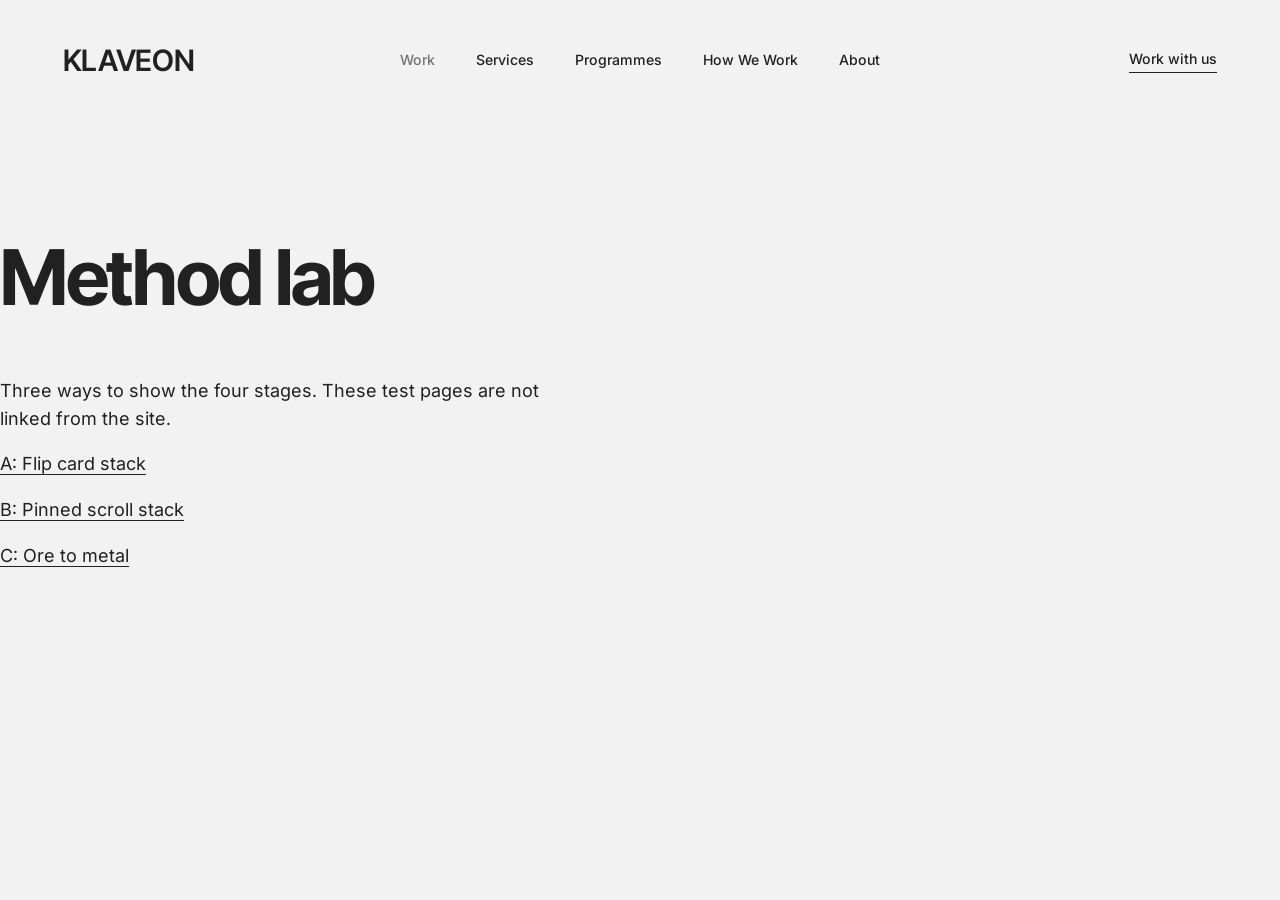
<file: lab/index.html>
<!doctype html><html lang="en"><head><meta charset="utf-8"><meta name="viewport" content="width=device-width,initial-scale=1"><title>Lab | KLAVEON</title><meta name="description" content="Selected work from KLAVEON, a strategic branding agency in Lagos. Strategy first, design as proof."><link rel="preload" href="../fonts/inter-var.woff2" as="font" type="font/woff2" crossorigin><link rel="preload" href="../fonts/inter-tight-var.woff2" as="font" type="font/woff2" crossorigin><link rel="stylesheet" href="../css/style.css?v=20261123d"><meta name="robots" content="noindex"><meta name="robots" content="noindex"><link rel="icon" type="image/svg+xml" href="../favicon.svg"><meta name="theme-color" content="#F2F2F2"></head><body class=""><header class="nav"><a class="brand" href="../index.html">KLAVEON</a><nav class="links"><a href="../work/" aria-current="page">Work</a><a href="../services/">Services</a><a href="../programmes/">Programmes</a><a href="../method/">How We Work</a><a href="../index.html#about">About</a></nav><a class="right cta-link" href="../index.html#contact">Work with us</a><button class="menu-btn" type="button" aria-expanded="false">Menu</button></header>
<main class="lab"><section class="lb-after" style="padding-top:96px"><h1 style="font-family:var(--font-display);font-size:clamp(40px,6vw,100px);margin:0 0 40px;letter-spacing:-.03em">Method lab</h1><p style="max-width:30em">Three ways to show the four stages. These test pages are not linked from the site.</p><p><a href="flip.html">A: Flip card stack</a></p><p><a href="stack.html">B: Pinned scroll stack</a></p><p><a href="ore.html">C: Ore to metal</a></p></section></main><script src="../js/main.js?v=20261123d"></script></body></html>
</file>
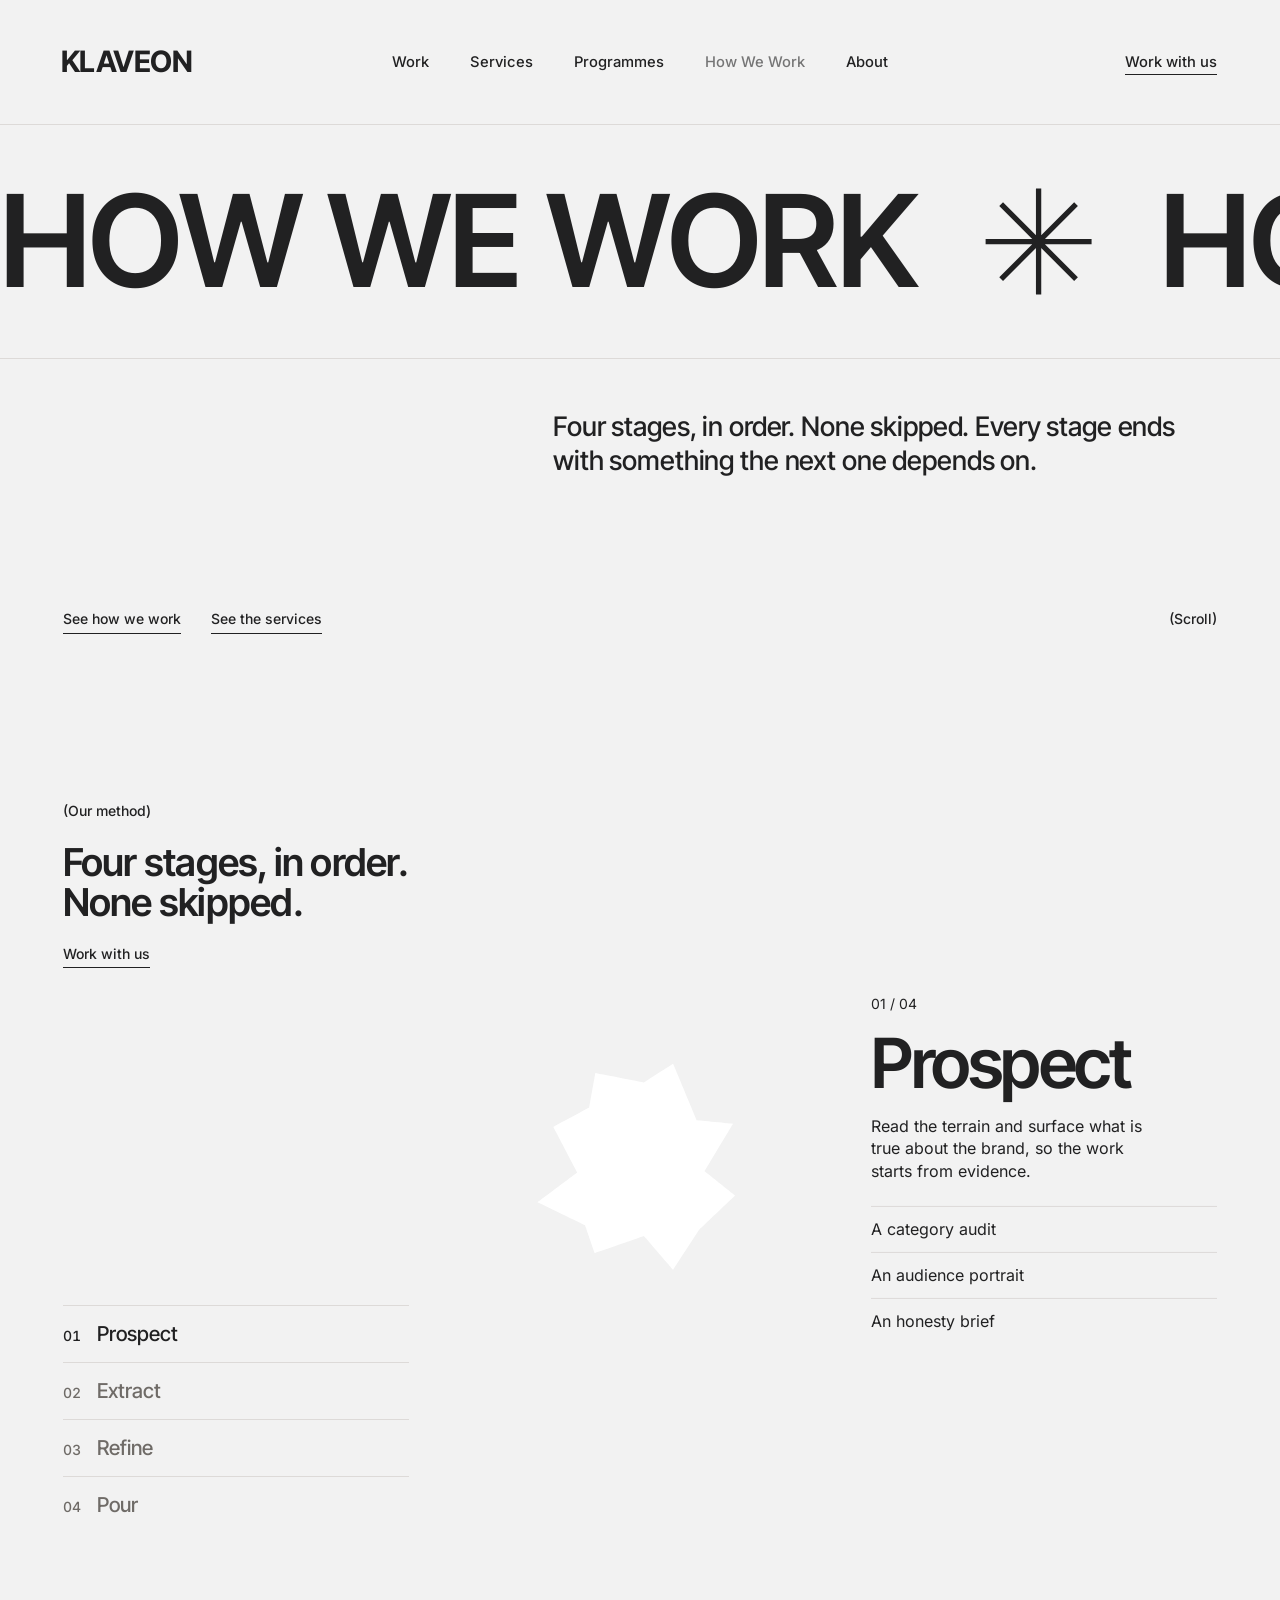
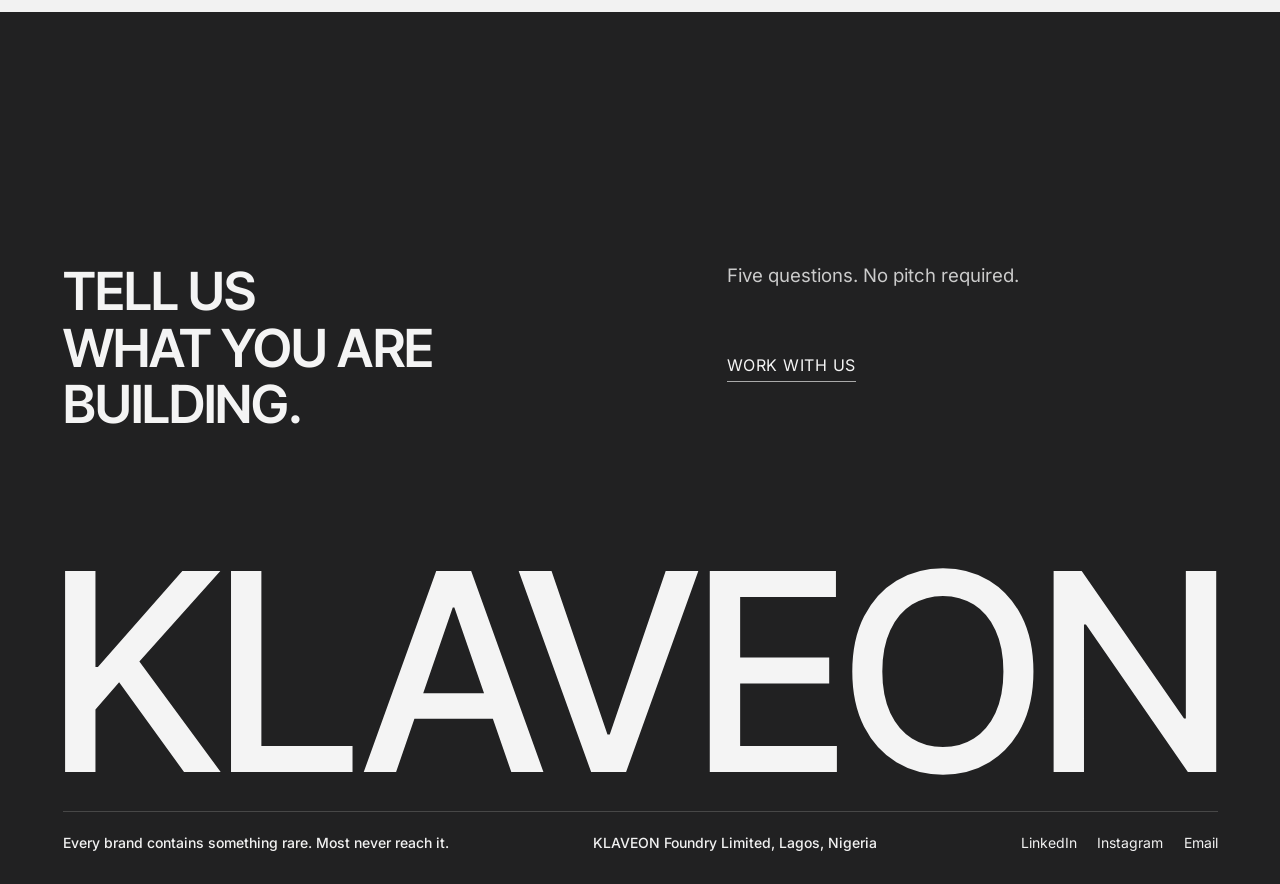
<file: method/index.html>
<!doctype html><html lang="en"><head><meta charset="utf-8"><meta name="viewport" content="width=device-width,initial-scale=1"><title>How We Work | KLAVEON</title><meta name="description" content="The KLAVEON method: Prospect, Extract, Refine, Pour. Four stages, in order, none skipped. Read the terrain, find the idea, remove what does not belong, then build it to last."><link rel="preload" href="../fonts/inter-var.woff2" as="font" type="font/woff2" crossorigin><link rel="preload" href="../fonts/inter-tight-var.woff2" as="font" type="font/woff2" crossorigin><link rel="stylesheet" href="../css/style.css?v=20261124c"><link rel="canonical" href="https://klaveon.github.io/KLAVEON/method/"><meta property="og:type" content="website"><meta property="og:site_name" content="KLAVEON"><meta property="og:title" content="How We Work | KLAVEON"><meta property="og:description" content="The KLAVEON method: Prospect, Extract, Refine, Pour. Four stages, in order, none skipped."><meta property="og:url" content="https://klaveon.github.io/KLAVEON/method/"><meta name="twitter:card" content="summary"><link rel="icon" type="image/svg+xml" href="../favicon.svg"><meta name="theme-color" content="#F2F2F2"></head><body class="home sv"><header class="nav"><a class="brand" href="../index.html">KLAVEON</a><nav class="links"><a href="../work/">Work</a><a href="../services/">Services</a><a href="../programmes/">Programmes</a><a href="../method/" aria-current="page">How We Work</a><a href="../index.html#about">About</a></nav><a class="right cta-link" href="../index.html#contact">Work with us</a><button class="menu-btn" type="button" aria-expanded="false">Menu</button></header>
<main><section class="sv-hero"><h1 class="vh">How We Work</h1><div class="mq big" aria-hidden="true"><div><span>How We Work</span><i class="st" aria-hidden="true"><svg viewBox="-50 -50 100 100" fill="none" stroke="currentColor" stroke-width="4.6" stroke-linecap="butt"><path d="M0-46V46M-46 0H46M-32.5-32.5L32.5 32.5M32.5-32.5L-32.5 32.5"/></svg></i><span>How We Work</span><i class="st" aria-hidden="true"><svg viewBox="-50 -50 100 100" fill="none" stroke="currentColor" stroke-width="4.6" stroke-linecap="butt"><path d="M0-46V46M-46 0H46M-32.5-32.5L32.5 32.5M32.5-32.5L-32.5 32.5"/></svg></i><span>How We Work</span><i class="st" aria-hidden="true"><svg viewBox="-50 -50 100 100" fill="none" stroke="currentColor" stroke-width="4.6" stroke-linecap="butt"><path d="M0-46V46M-46 0H46M-32.5-32.5L32.5 32.5M32.5-32.5L-32.5 32.5"/></svg></i><span>How We Work</span><i class="st" aria-hidden="true"><svg viewBox="-50 -50 100 100" fill="none" stroke="currentColor" stroke-width="4.6" stroke-linecap="butt"><path d="M0-46V46M-46 0H46M-32.5-32.5L32.5 32.5M32.5-32.5L-32.5 32.5"/></svg></i><span>How We Work</span><i class="st" aria-hidden="true"><svg viewBox="-50 -50 100 100" fill="none" stroke="currentColor" stroke-width="4.6" stroke-linecap="butt"><path d="M0-46V46M-46 0H46M-32.5-32.5L32.5 32.5M32.5-32.5L-32.5 32.5"/></svg></i><span>How We Work</span><i class="st" aria-hidden="true"><svg viewBox="-50 -50 100 100" fill="none" stroke="currentColor" stroke-width="4.6" stroke-linecap="butt"><path d="M0-46V46M-46 0H46M-32.5-32.5L32.5 32.5M32.5-32.5L-32.5 32.5"/></svg></i><span>How We Work</span><i class="st" aria-hidden="true"><svg viewBox="-50 -50 100 100" fill="none" stroke="currentColor" stroke-width="4.6" stroke-linecap="butt"><path d="M0-46V46M-46 0H46M-32.5-32.5L32.5 32.5M32.5-32.5L-32.5 32.5"/></svg></i><span>How We Work</span><i class="st" aria-hidden="true"><svg viewBox="-50 -50 100 100" fill="none" stroke="currentColor" stroke-width="4.6" stroke-linecap="butt"><path d="M0-46V46M-46 0H46M-32.5-32.5L32.5 32.5M32.5-32.5L-32.5 32.5"/></svg></i></div></div><div class="sv-lead"><p>Four stages, in order. None skipped. Every stage ends with something the next one depends on.</p><div class="sv-links"><a href="#mdiag">See how we work</a><a href="../services/">See the services</a><span class="cap">(Scroll)</span></div></div></section>
<section class="lc" id="lc"><div class="lc-pin"><div class="lc-left"><span class="lc-cap">(Our method)</span><h2>Four stages, in order.<br>None skipped.</h2><a class="tlink" href="../index.html#contact" style="margin-top:20px;align-self:flex-start">Work with us</a><ol class="lc-nav"><li data-i="0"><button type="button"><span>01</span>Prospect</button></li><li data-i="1"><button type="button"><span>02</span>Extract</button></li><li data-i="2"><button type="button"><span>03</span>Refine</button></li><li data-i="3"><button type="button"><span>04</span>Pour</button></li></ol></div><div class="lc-mid"><svg viewBox="-120 -120 240 240" aria-hidden="true"><defs><radialGradient id="lg" cx="35%" cy="30%" r="80%"><stop offset="0" stop-color="#fff" stop-opacity=".35"/><stop offset="1" stop-color="#fff" stop-opacity="0"/></radialGradient></defs><path id="lcp" d=""/><path id="lcf" d="" fill="url(#lg)" stroke="none"/><g id="lcc" stroke="rgba(255,255,255,.45)" stroke-width="1" fill="none"></g></svg><div class="lc-word" id="lcw" aria-hidden="true">Something<br>rare</div></div><div class="lc-right"><div class="lc-tx" data-i="0"><span class="lc-no">01 / 04</span><h2>Prospect</h2><p>Read the terrain and surface what is true about the brand, so the work starts from evidence.</p><ul><li>A category audit</li><li>An audience portrait</li><li>An honesty brief</li></ul></div><div class="lc-tx" data-i="1"><span class="lc-no">02 / 04</span><h2>Extract</h2><p>Find the load-bearing idea, the single thought everything else depends on, and name it precisely.</p><ul><li>A Defining Idea in one sentence</li><li>A positioning statement</li><li>The one claim no direct competitor can credibly make</li></ul></div><div class="lc-tx" data-i="2"><span class="lc-no">03 / 04</span><h2>Refine</h2><p>Remove what does not belong, and carry strategy into verbal and visual identity so every layer traces back to the idea.</p><ul><li>A verbal identity system</li><li>A visual identity direction</li><li>A messaging architecture</li></ul></div><div class="lc-tx" data-i="3"><span class="lc-no">04 / 04</span><h2>Pour</h2><p>The brand enters the world in a form built to last, with the guidelines the team needs to keep it consistent.</p><ul><li>Brand guidelines the team can use</li><li>Handover files and templates</li><li>A rollout order for every touchpoint</li></ul></div></div></div></section>
<section class="cta2"><div class="cols"><h2>Tell us<br>what you are building.</h2><div class="r"><p>Five questions. No pitch required.</p><a class="go" href="../index.html#contact">Work with us</a></div></div><div class="bigword" aria-hidden="true">Klaveon</div><p class="foot"><span>Every brand contains something rare. Most never reach it.</span><span>KLAVEON Foundry Limited, Lagos, Nigeria</span><span class="soc"><a href="https://www.linkedin.com/company/111110998" target="_blank" rel="noopener">LinkedIn</a><a href="https://www.instagram.com/weareklaveon/" target="_blank" rel="noopener">Instagram</a><a href="mailto:klaveonfoundry@gmail.com">Email</a></span></p></section></main><script src="../js/main.js?v=20261124c"></script><script src="../js/ore.js?v=20261124c"></script><script src="../js/fx.js?v=20261124c"></script></body></html>
</file>
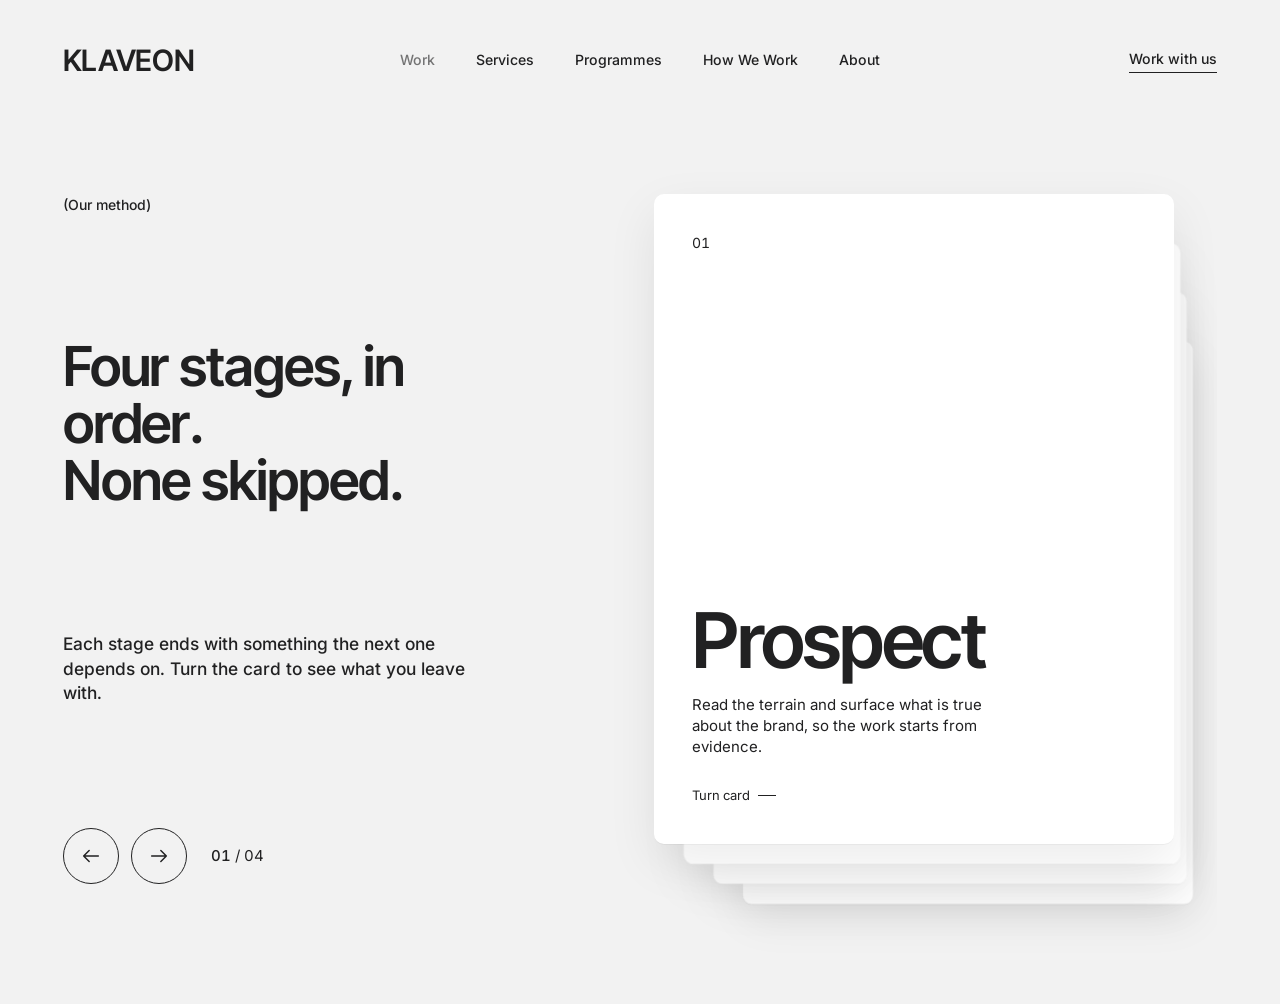
<file: lab/flip.html>
<!doctype html><html lang="en"><head><meta charset="utf-8"><meta name="viewport" content="width=device-width,initial-scale=1"><title>Lab A: flip stack | KLAVEON</title><meta name="description" content="Selected work from KLAVEON, a strategic branding agency in Lagos. Strategy first, design as proof."><link rel="preload" href="../fonts/inter-var.woff2" as="font" type="font/woff2" crossorigin><link rel="preload" href="../fonts/inter-tight-var.woff2" as="font" type="font/woff2" crossorigin><link rel="stylesheet" href="../css/style.css?v=20261123d"><meta name="robots" content="noindex"></head><body class=""><header class="nav"><a class="brand" href="../index.html">KLAVEON</a><nav class="links"><a href="../work/" aria-current="page">Work</a><a href="../services/">Services</a><a href="../programmes/">Programmes</a><a href="../method/">How We Work</a><a href="../index.html#about">About</a></nav><a class="right cta-link" href="../index.html#contact">Work with us</a><button class="menu-btn" type="button" aria-expanded="false">Menu</button></header>
<main class="lab"><section class="lab-a">
<div class="la-l"><span class="la-cap">(Our method)</span><h1>Four stages, in order.<br>None skipped.</h1><p>Each stage ends with something the next one depends on. Turn the card to see what you leave with.</p>
<div class="la-ctl"><button type="button" class="la-prev" aria-label="Previous stage"><svg viewBox="0 0 24 24" fill="none" stroke="currentColor" stroke-width="1.6" stroke-linecap="round" stroke-linejoin="round"><path d="M20 12H4M10 6l-6 6 6 6"/></svg></button><button type="button" class="la-next" aria-label="Next step"><svg viewBox="0 0 24 24" fill="none" stroke="currentColor" stroke-width="1.6" stroke-linecap="round" stroke-linejoin="round"><path d="M4 12h16M14 6l6 6-6 6"/></svg></button><span class="la-count" aria-live="polite"><b>01</b> / 04</span></div></div>
<div class="la-r"><div class="la-stack" id="stack">
<article class="la-card" data-n="01"><div class="la-in"><div class="la-f"><span class="la-no">01</span><h2>Prospect</h2><p>Read the terrain and surface what is true about the brand, so the work starts from evidence.</p><span class="la-hint">Turn card</span></div><div class="la-b"><span class="la-no">01 / Prospect</span><h3>You leave with</h3><ul><li>A category audit</li><li>An audience portrait</li><li>An honesty brief: what the brand is good at today, and what it only aspires to</li></ul></div></div></article>
<article class="la-card" data-n="02"><div class="la-in"><div class="la-f"><span class="la-no">02</span><h2>Extract</h2><p>Find the load-bearing idea, the single thought everything else depends on, and name it precisely.</p><span class="la-hint">Turn card</span></div><div class="la-b"><span class="la-no">02 / Extract</span><h3>You leave with</h3><ul><li>A Defining Idea in one sentence</li><li>A positioning statement</li><li>The one claim no direct competitor can credibly make</li></ul></div></div></article>
<article class="la-card" data-n="03"><div class="la-in"><div class="la-f"><span class="la-no">03</span><h2>Refine</h2><p>Remove what does not belong, and carry strategy into verbal and visual identity so every layer traces back to the idea.</p><span class="la-hint">Turn card</span></div><div class="la-b"><span class="la-no">03 / Refine</span><h3>You leave with</h3><ul><li>A verbal identity system</li><li>A visual identity direction</li><li>A messaging architecture, from category claim to proof points</li></ul></div></div></article>
<article class="la-card" data-n="04"><div class="la-in"><div class="la-f"><span class="la-no">04</span><h2>Pour</h2><p>The brand enters the world in a form built to last, with the guidelines the team needs to keep it consistent.</p><span class="la-hint">Turn card</span></div><div class="la-b"><span class="la-no">04 / Pour</span><h3>You leave with</h3><ul><li>Brand guidelines the team can use</li><li>Handover files and templates</li><li>A rollout order for every touchpoint</li></ul></div></div></article>
</div></div></section></main>
<style>
.lab-a{display:grid;grid-template-columns:42% 1fr;gap:var(--pad);padding:72px var(--pad) 120px;min-height:calc(100vh - 100px);align-items:center}
.la-l{display:flex;flex-direction:column;gap:28px;align-self:stretch;justify-content:space-between}
.la-cap{font-size:14px;font-weight:500}
.la-l h1{margin:0;font-size:clamp(34px,4.3vw,80px);line-height:1.04;letter-spacing:-.02em;font-weight:600;font-family:var(--font-display)}
.la-l p{margin:0;max-width:24em;font-size:clamp(16px,1.35vw,24px);line-height:1.4;font-weight:500}
.la-ctl{display:flex;align-items:center;gap:12px}
.la-ctl button{width:56px;height:56px;border-radius:50%;border:1px solid var(--ink);background:none;color:var(--ink);display:flex;align-items:center;justify-content:center;cursor:pointer;transition:background .3s,color .3s}
.la-ctl button:hover{background:var(--ink);color:#fff}
.la-ctl svg{width:22px;height:22px}
.la-count{margin-left:12px;font-size:15px;color:var(--sand);font-variant-numeric:tabular-nums}.la-count b{color:var(--ink);font-weight:500}
.la-r{display:flex;justify-content:center}
.la-stack{position:relative;width:min(100%,520px);aspect-ratio:4/5;perspective:1600px;margin:0 auto 40px}
.la-card{position:absolute;inset:0;--p:0;z-index:calc(10 - var(--p));transform:translate3d(calc(var(--p)*18px),calc(var(--p)*20px),0) scale(calc(1 - var(--p)*.045));transform-origin:50% 100%;transition:transform .7s cubic-bezier(.2,.8,.2,1),opacity .4s;cursor:pointer;outline:none}
.la-card.out{transform:translate3d(-120%,-6%,0) rotate(-9deg);opacity:0;transition:transform .55s cubic-bezier(.6,0,.4,1),opacity .55s}
.la-in{position:absolute;inset:0;transform-style:preserve-3d;transition:transform .9s cubic-bezier(.2,.8,.2,1)}
.la-card.is-flipped .la-in{transform:rotateY(180deg)}
.la-f,.la-b{position:absolute;inset:0;border-radius:10px;padding:clamp(24px,3vw,40px);display:flex;flex-direction:column;backface-visibility:hidden;-webkit-backface-visibility:hidden;box-shadow:0 1px 0 rgba(0,0,0,.04),0 18px 50px rgba(0,0,0,.08)}
.la-f{background:#fff;color:var(--ink)}
.la-b{background:var(--ink);color:#f2f2f2;transform:rotateY(180deg)}
.la-no{font-size:14px;font-variant-numeric:tabular-nums;color:var(--sand)}
.la-f h2{margin:auto 0 16px;font-size:clamp(48px,6vw,104px);line-height:.95;letter-spacing:-.03em;font-weight:600;font-family:var(--font-display)}
.la-f p{margin:0;font-size:clamp(15px,1.15vw,20px);line-height:1.4;max-width:22em}
.la-hint{margin-top:28px;font-size:13px;color:var(--sand);display:flex;align-items:center;gap:8px}
.la-hint::after{content:'';width:18px;height:1px;background:currentColor}
.la-b h3{margin:auto 0 18px;font-size:14px;font-weight:500;color:#a9a6a2;letter-spacing:.02em}
.la-b ul{list-style:none;margin:0;padding:0;margin-bottom:auto}
.la-b li{padding:14px 0;border-top:1px solid rgba(255,255,255,.16);font-size:clamp(16px,1.35vw,22px);line-height:1.3}
.la-b .la-no{color:#a9a6a2}
.la-card:not([data-top]) .la-hint{opacity:0}
@media(max-width:991px){.lab-a{grid-template-columns:1fr;gap:40px;align-items:start;padding-top:48px}.la-l{gap:20px}.la-stack{width:min(100%,420px);margin-bottom:56px}}
@media(prefers-reduced-motion:reduce){.la-card,.la-in,.la-card.out{transition-duration:.01s}}
.lab-a{overflow-x:clip}.la-r{overflow-x:clip}</style>
<script>
(function(){
  var st=document.getElementById('stack'),cards=[].slice.call(st.children),order=cards.slice(),busy=false;
  var cnt=document.querySelector('.la-count b');
  function paint(){
    order.forEach(function(c,i){
      c.style.setProperty('--p',i);c.toggleAttribute('data-top',i===0);
      c.tabIndex=i===0?0:-1;c.setAttribute('aria-hidden',i===0?'false':'true');
      c.setAttribute('role','button');
      c.setAttribute('aria-label',i===0?(c.classList.contains('is-flipped')?'Send card to back':'Turn card')+', stage '+c.getAttribute('data-n'):'');
    });
    cnt.textContent=order[0].getAttribute('data-n');
  }
  function next(){
    if(busy)return;var top=order[0];
    if(!top.classList.contains('is-flipped')){top.classList.add('is-flipped');paint();return}
    busy=true;top.classList.add('out');
    setTimeout(function(){
      top.classList.remove('is-flipped');
      order.push(order.shift());paint();
      top.style.transition='none';top.classList.remove('out');void top.offsetWidth;top.style.transition='';
      busy=false;
    },520);
  }
  function prev(){
    if(busy)return;var top=order[0];
    if(top.classList.contains('is-flipped')){top.classList.remove('is-flipped');paint();return}
    var last=order[order.length-1];busy=true;
    last.style.transition='none';last.classList.add('out');last.classList.add('is-flipped');void last.offsetWidth;last.style.transition='';
    order.unshift(order.pop());paint();last.classList.remove('out');
    setTimeout(function(){busy=false},600);
  }
  st.addEventListener('click',function(e){if(e.target.closest('.la-card')===order[0])next()});
  st.addEventListener('keydown',function(e){if((e.key==='Enter'||e.key===' ')&&e.target===order[0]){e.preventDefault();next()}});
  document.querySelector('.la-next').addEventListener('click',next);
  document.querySelector('.la-prev').addEventListener('click',prev);
  document.addEventListener('keydown',function(e){if(e.key==='ArrowRight')next();if(e.key==='ArrowLeft')prev()});
  paint();
})();
</script>
<script src="../js/main.js?v=20261123d"></script></body></html>
</file>
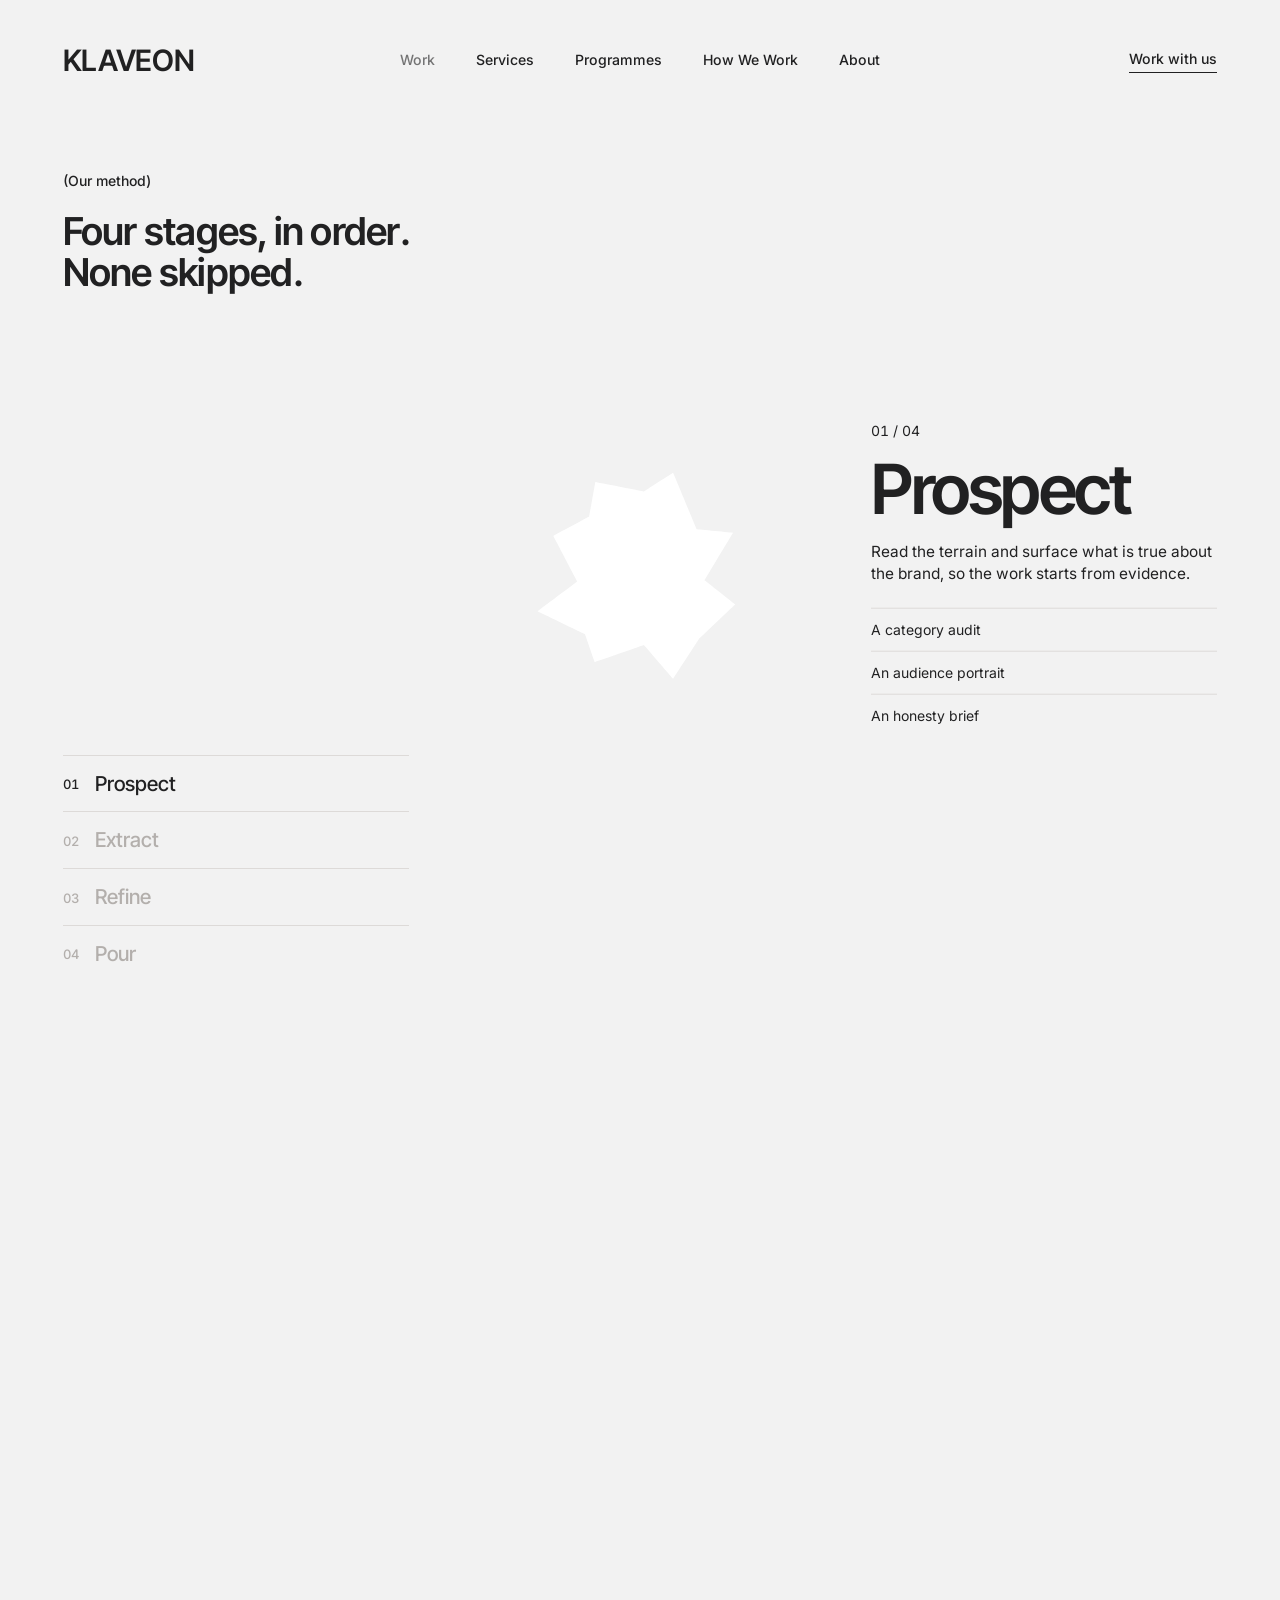
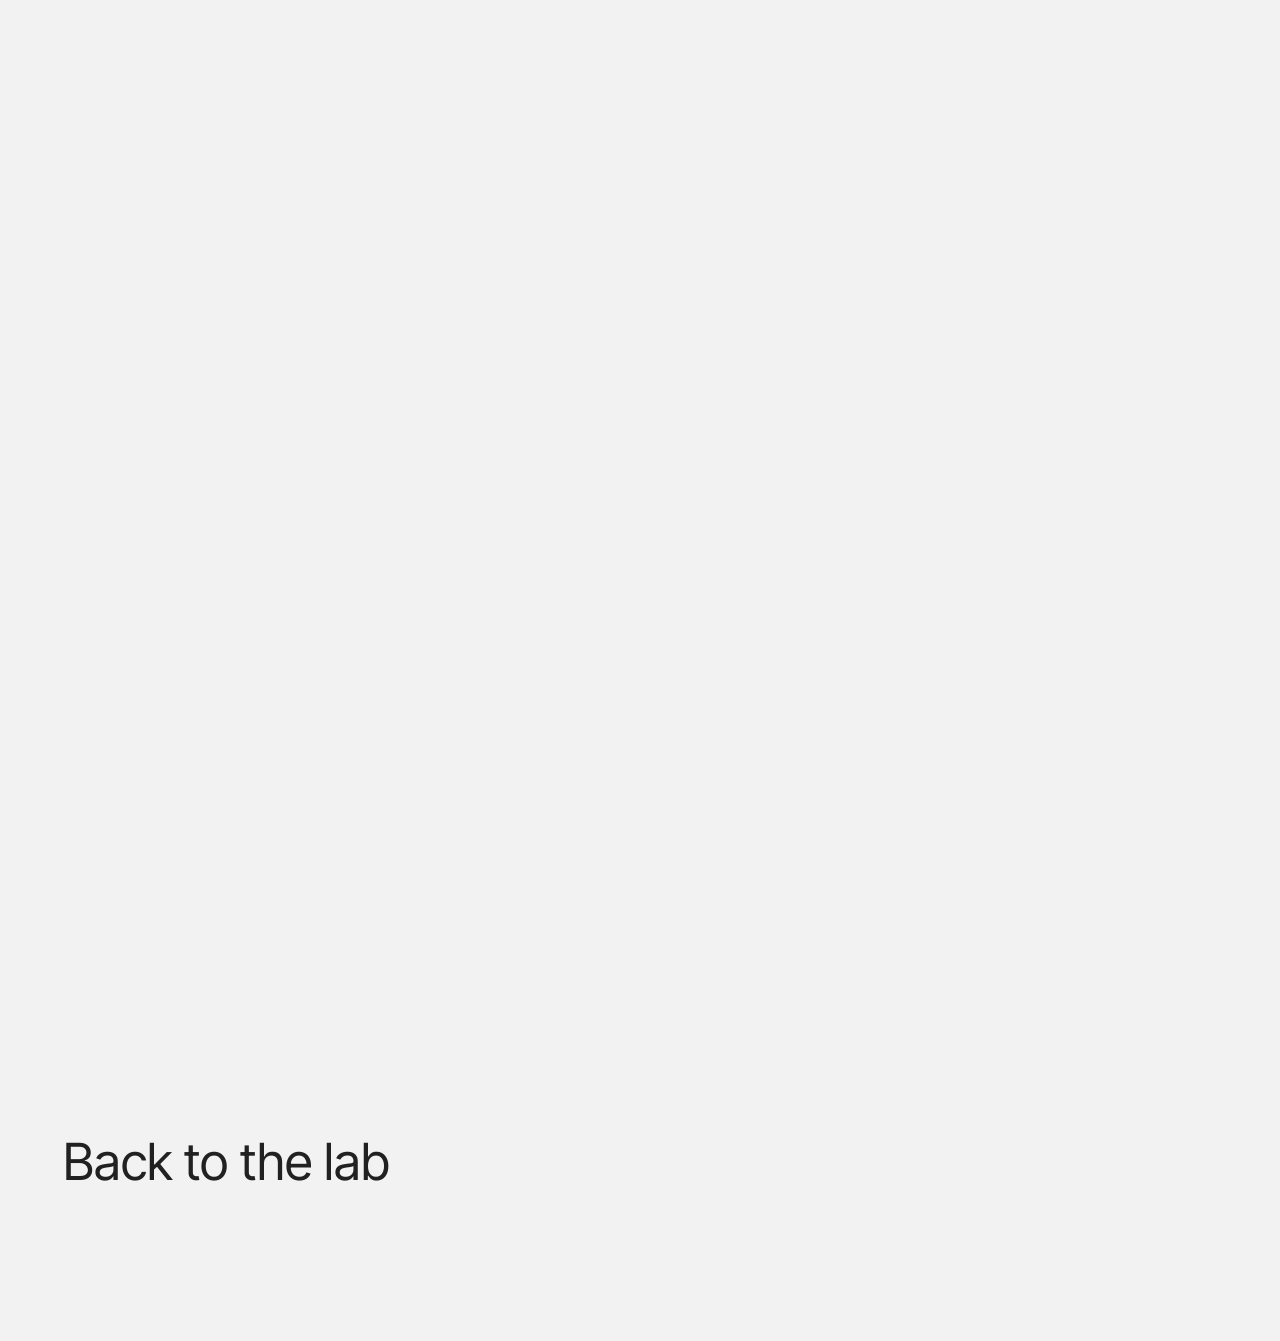
<file: lab/ore.html>
<!doctype html><html lang="en"><head><meta charset="utf-8"><meta name="viewport" content="width=device-width,initial-scale=1"><title>Lab C: ore to metal | KLAVEON</title><meta name="description" content="Selected work from KLAVEON, a strategic branding agency in Lagos. Strategy first, design as proof."><link rel="preload" href="../fonts/inter-var.woff2" as="font" type="font/woff2" crossorigin><link rel="preload" href="../fonts/inter-tight-var.woff2" as="font" type="font/woff2" crossorigin><link rel="stylesheet" href="../css/style.css?v=20261123d"><meta name="robots" content="noindex"></head><body class=""><header class="nav"><a class="brand" href="../index.html">KLAVEON</a><nav class="links"><a href="../work/" aria-current="page">Work</a><a href="../services/">Services</a><a href="../programmes/">Programmes</a><a href="../method/">How We Work</a><a href="../index.html#about">About</a></nav><a class="right cta-link" href="../index.html#contact">Work with us</a><button class="menu-btn" type="button" aria-expanded="false">Menu</button></header>
<main class="lab"><section class="lc" id="lc"><div class="lc-pin"><div class="lc-left"><span class="lc-cap">(Our method)</span><h1>Four stages, in order.<br>None skipped.</h1><ol class="lc-nav"><li data-i="0"><span>01</span>Prospect</li><li data-i="1"><span>02</span>Extract</li><li data-i="2"><span>03</span>Refine</li><li data-i="3"><span>04</span>Pour</li></ol></div><div class="lc-mid"><svg viewBox="-120 -120 240 240" aria-hidden="true"><defs><radialGradient id="lg" cx="35%" cy="30%" r="80%"><stop offset="0" stop-color="#fff" stop-opacity=".35"/><stop offset="1" stop-color="#fff" stop-opacity="0"/></radialGradient></defs><path id="lcp" d=""/><path id="lcf" d="" fill="url(#lg)" stroke="none"/><g id="lcc" stroke="rgba(255,255,255,.45)" stroke-width="1" fill="none"></g></svg><div class="lc-word" id="lcw" aria-hidden="true">Something<br>rare</div></div><div class="lc-right"><div class="lc-tx" data-i="0"><span class="lc-no">01 / 04</span><h2>Prospect</h2><p>Read the terrain and surface what is true about the brand, so the work starts from evidence.</p><ul><li>A category audit</li><li>An audience portrait</li><li>An honesty brief</li></ul></div><div class="lc-tx" data-i="1"><span class="lc-no">02 / 04</span><h2>Extract</h2><p>Find the load-bearing idea, the single thought everything else depends on, and name it precisely.</p><ul><li>A Defining Idea in one sentence</li><li>A positioning statement</li><li>The one claim no direct competitor can credibly make</li></ul></div><div class="lc-tx" data-i="2"><span class="lc-no">03 / 04</span><h2>Refine</h2><p>Remove what does not belong, and carry strategy into verbal and visual identity so every layer traces back to the idea.</p><ul><li>A verbal identity system</li><li>A visual identity direction</li><li>A messaging architecture</li></ul></div><div class="lc-tx" data-i="3"><span class="lc-no">04 / 04</span><h2>Pour</h2><p>The brand enters the world in a form built to last, with the guidelines the team needs to keep it consistent.</p><ul><li>Brand guidelines the team can use</li><li>Handover files and templates</li><li>A rollout order for every touchpoint</li></ul></div></div></div></section><section class="lb-after"><a href="./">Back to the lab</a></section></main>
<style>
.lc{height:460vh;position:relative}
.lc-pin{position:sticky;top:0;height:100vh;display:grid;grid-template-columns:30% 1fr 30%;gap:var(--pad);padding:96px var(--pad) 40px;align-items:center}
.lc-left{align-self:stretch;display:flex;flex-direction:column;justify-content:space-between}
.lc-cap{font-size:14px;font-weight:500}
.lc-left h1{margin:20px 0 0;font-size:clamp(28px,3vw,56px);line-height:1.05;letter-spacing:-.02em;font-weight:600;font-family:var(--font-display)}
.lc-nav{list-style:none;margin:auto 0 0;padding:0}
.lc-nav li{display:flex;gap:16px;padding:12px 0;border-top:1px solid var(--fog);font-size:clamp(18px,1.6vw,28px);color:#b3afac;transition:color .35s;font-family:var(--font-display);font-weight:500}
.lc-nav li span{font-size:13px;margin-top:.5em;font-family:var(--font);font-variant-numeric:tabular-nums}
.lc-nav li.on{color:var(--ink)}
.lc-mid{display:flex;align-items:center;justify-content:center;height:100%;min-height:0;padding:clamp(16px,3vw,48px)}
.lc-mid svg{width:min(100%,72vh);height:auto;overflow:visible;}
.lc-right{position:relative;align-self:center;min-height:360px}
.lc-tx{position:absolute;left:0;right:0;top:50%;transform:translateY(-46%);opacity:0;pointer-events:none;transition:opacity .45s,transform .6s cubic-bezier(.2,.8,.2,1)}
.lc-tx.on{opacity:1;transform:translateY(-50%)}
.lc-no{font-size:14px;color:var(--sand)}
.lc-tx h2{margin:14px 0 18px;font-size:clamp(44px,5.4vw,96px);line-height:.95;letter-spacing:-.035em;font-weight:600;font-family:var(--font-display)}
.lc-tx p{margin:0 0 24px;font-size:clamp(15px,1.2vw,21px);line-height:1.4;max-width:24em}
.lc-tx ul{list-style:none;margin:0;padding:0}.lc-tx li{padding:10px 0;border-top:1px solid var(--fog);font-size:clamp(14px,1.05vw,18px)}
@media(max-width:991px){.lc-pin{grid-template-columns:1fr;grid-template-rows:auto 38vh 1fr;padding-top:84px;gap:12px}.lc-nav{display:none}.lc-left h1{font-size:26px}.lc-cap{display:none}.lc-right{align-self:start;min-height:0}.lc-tx{top:0;transform:translateY(8px)}.lc-tx.on{transform:none}.lc-tx h2{font-size:clamp(40px,12vw,70px);margin:6px 0 10px}.lc-tx ul{display:none}.lc-mid svg{width:auto;height:100%}}
.lb-after{padding:60px var(--pad) 140px}.lb-after a{font-size:clamp(28px,4vw,64px);text-decoration:none;font-family:var(--font-display)}.lc-mid{position:relative}.lc-word{position:absolute;inset:0;display:flex;align-items:center;justify-content:center;text-align:center;font-family:var(--font-display);font-weight:600;letter-spacing:-.03em;line-height:.95;font-size:clamp(26px,4vw,76px);opacity:0;pointer-events:none}</style>
<script>
(function(){
  var N=16,R=100;
  function pts(radii,jit){var a=[];for(var i=0;i<N;i++){var th=(i/N)*Math.PI*2-Math.PI/2+(jit?jit[i]:0);a.push([Math.cos(th)*R*radii[i],Math.sin(th)*R*radii[i]])}return a}
  var S=[
    pts([.78,1,.68,.95,.6,.92,.8,1,.64,.9,.74,1,.58,.88,.72,.96],[.05,-.08,.1,-.04,.07,-.1,.03,.08,-.06,.09,-.03,.06,-.09,.04,.08,-.05]),
    pts([1,.84,1,.84,1,.84,1,.84,1,.84,1,.84,1,.84,1,.84]),
    pts([1,.96,1,.96,1,.96,1,.96,1,.96,1,.96,1,.96,1,.96]),
    pts([1,1,1,1,1,1,1,1,1,1,1,1,1,1,1,1])
  ];
  var smooth=[0,0,.75,1],col=[[255,255,255],[255,255,255],[255,255,255],[255,255,255]];
  var path=document.getElementById('lcp'),hl=document.getElementById('lcf'),cuts=document.getElementById('lcc');
  function lerp(a,b,t){return a+(b-a)*t}
  function build(P,s){
    var n=P.length,d='';
    for(var i=0;i<n;i++){
      var p0=P[(i-1+n)%n],p1=P[i],p2=P[(i+1)%n],p3=P[(i+2)%n];
      if(i===0)d+='M'+p1[0].toFixed(1)+' '+p1[1].toFixed(1);
      var k=s/6;
      var c1=[p1[0]+(p2[0]-p0[0])*k,p1[1]+(p2[1]-p0[1])*k],c2=[p2[0]-(p3[0]-p1[0])*k,p2[1]-(p3[1]-p1[1])*k];
      d+='C'+c1[0].toFixed(1)+' '+c1[1].toFixed(1)+' '+c2[0].toFixed(1)+' '+c2[1].toFixed(1)+' '+p2[0].toFixed(1)+' '+p2[1].toFixed(1);
    }
    return d+'Z';
  }
  var sec=document.getElementById('lc'),tx=[].slice.call(document.querySelectorAll('.lc-tx')),nav=[].slice.call(document.querySelectorAll('.lc-nav li')),last=-1,tick=false;
  function upd(){tick=false;
    var r=sec.getBoundingClientRect(),span=sec.offsetHeight-innerHeight,p=Math.min(3,Math.max(0,-r.top/span*3.2));
    var i=Math.min(2,Math.floor(p)),t=p-i;if(p>=3){i=2;t=1}
    t=t*t*(3-2*t);
    var P=S[i].map(function(a,j){var b=S[i+1][j];return [lerp(a[0],b[0],t),lerp(a[1],b[1],t)]});
    var s=lerp(smooth[i],smooth[i+1],t);
    var d=build(P,s);path.setAttribute('d',d);hl.setAttribute('d',d);
    var c=col[i].map(function(v,j){return Math.round(lerp(v,col[i+1][j],t))});
    path.setAttribute('fill','rgb('+c.join(',')+')');
    var fa=Math.max(0,1-Math.abs(p-1)*1.6),g='';
    if(fa>0.01){for(var j=0;j<N;j+=2){g+='<path stroke="rgba(33,33,34,.16)" d="M0 0L'+P[j][0].toFixed(1)+' '+P[j][1].toFixed(1)+'" opacity="'+fa.toFixed(2)+'"/>'}}
    cuts.innerHTML=g;
    var w=document.getElementById('lcw');if(w)w.style.opacity=Math.min(1,Math.max(0,(p-2.55)/.4)).toFixed(2);
    var k=Math.min(3,Math.round(p));
    if(k!==last){last=k;tx.forEach(function(e,m){e.classList.toggle('on',m===k)});nav.forEach(function(e,m){e.classList.toggle('on',m===k)})}
  }
  nav.forEach(function(e,m){
    e.setAttribute('role','button');e.setAttribute('tabindex','0');
    function go(){var r=sec.getBoundingClientRect(),span=sec.offsetHeight-innerHeight;
      scrollTo({top:scrollY+r.top+m/3.2*span+1,behavior:matchMedia('(prefers-reduced-motion:reduce)').matches?'auto':'smooth'})}
    e.addEventListener('click',go);
    e.addEventListener('keydown',function(ev){if(ev.key==='Enter'||ev.key===' '){ev.preventDefault();go()}});
  });
  function req(){if(!tick){tick=true;requestAnimationFrame(upd)}}
  addEventListener('scroll',req,{passive:true});addEventListener('resize',req);upd();
})();
</script><script src="../js/main.js?v=20261123d"></script></body></html>
</file>
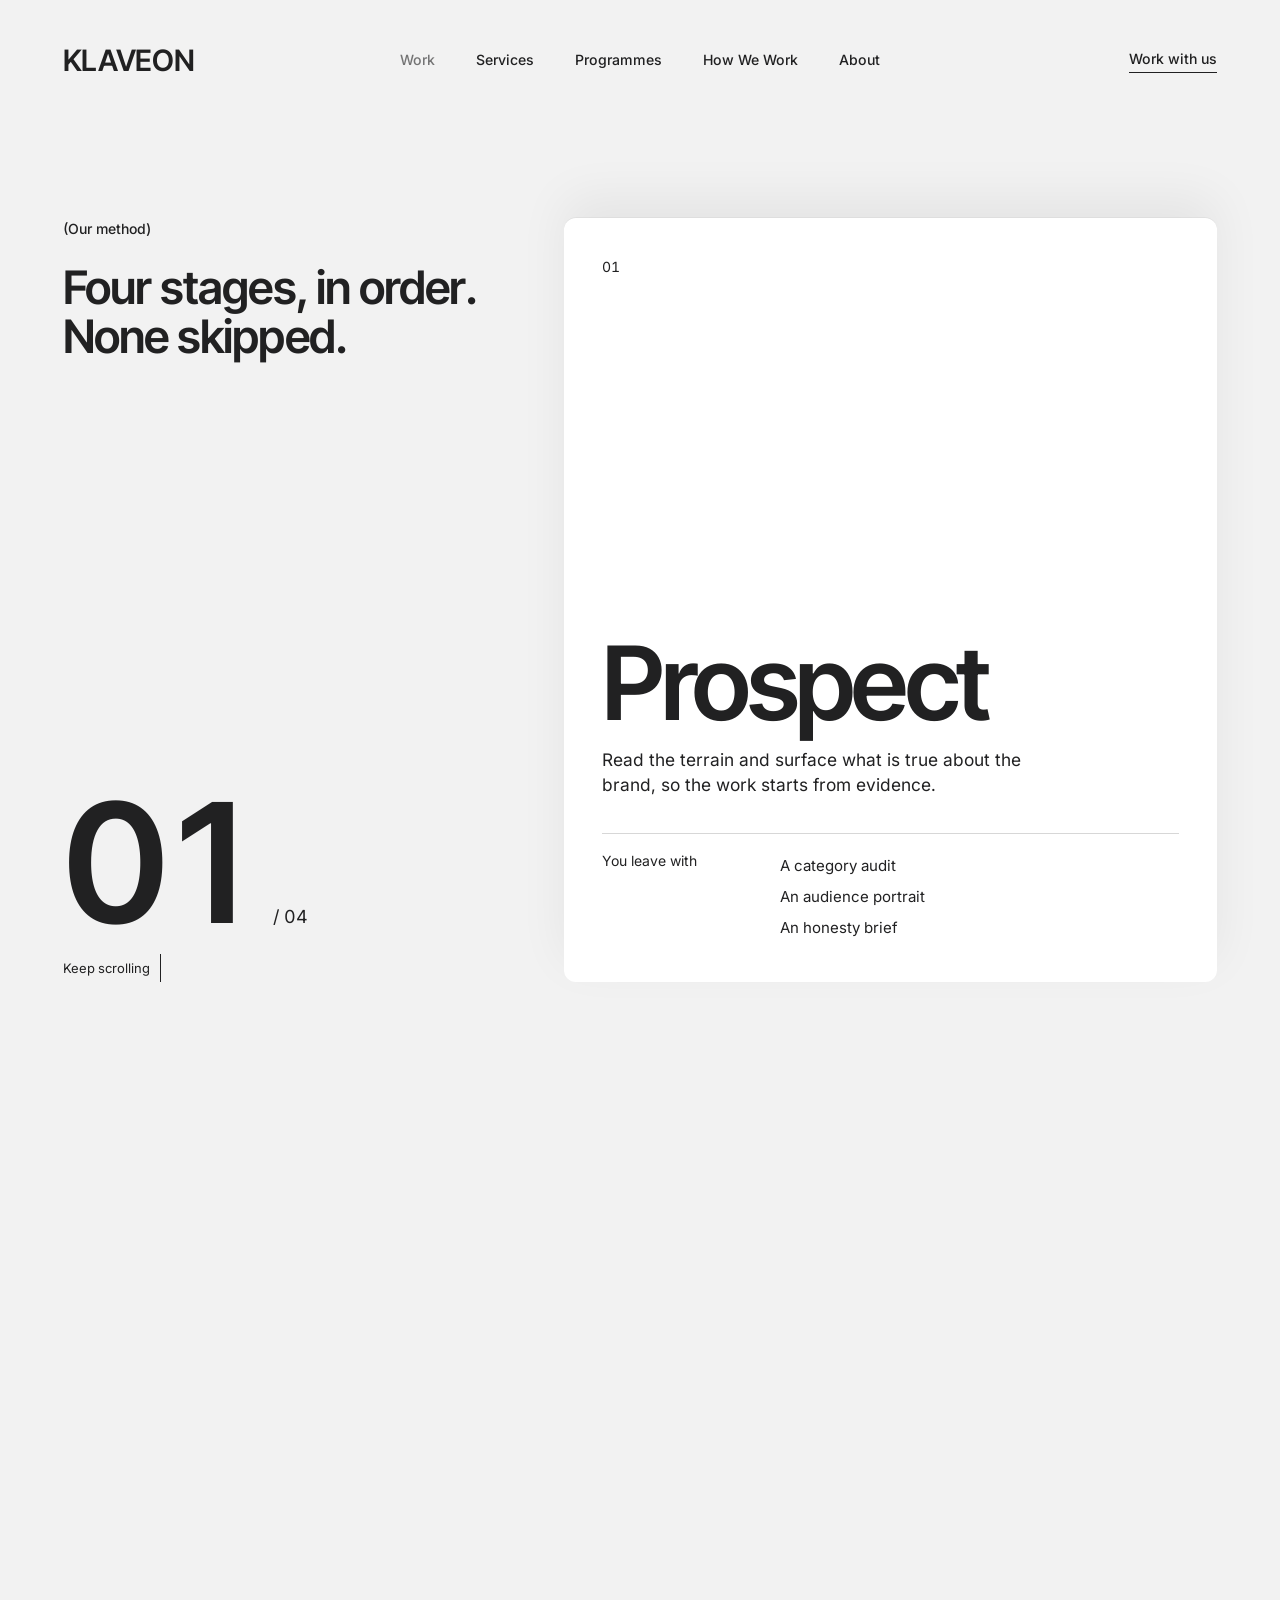
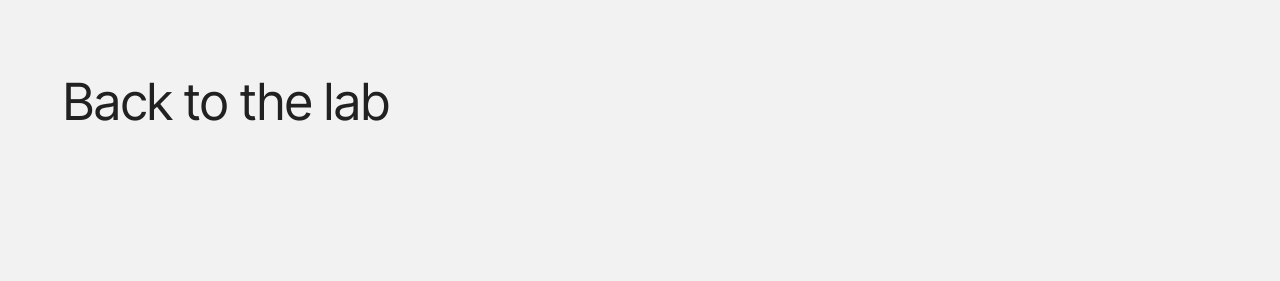
<file: lab/stack.html>
<!doctype html><html lang="en"><head><meta charset="utf-8"><meta name="viewport" content="width=device-width,initial-scale=1"><title>Lab B: pinned stack | KLAVEON</title><meta name="description" content="Selected work from KLAVEON, a strategic branding agency in Lagos. Strategy first, design as proof."><link rel="preload" href="../fonts/inter-var.woff2" as="font" type="font/woff2" crossorigin><link rel="preload" href="../fonts/inter-tight-var.woff2" as="font" type="font/woff2" crossorigin><link rel="stylesheet" href="../css/style.css?v=20261123d"><meta name="robots" content="noindex"></head><body class=""><header class="nav"><a class="brand" href="../index.html">KLAVEON</a><nav class="links"><a href="../work/" aria-current="page">Work</a><a href="../services/">Services</a><a href="../programmes/">Programmes</a><a href="../method/">How We Work</a><a href="../index.html#about">About</a></nav><a class="right cta-link" href="../index.html#contact">Work with us</a><button class="menu-btn" type="button" aria-expanded="false">Menu</button></header>
<main class="lab"><section class="lb" id="lb"><div class="lb-pin"><div class="lb-left"><span class="lb-cap">(Our method)</span><h1>Four stages, in order.<br>None skipped.</h1><div class="lb-big" aria-live="polite"><b id="lbn">01</b><span>/ 04</span></div><p class="lb-sc">Keep scrolling</p></div><div class="lb-stage" id="lbs"><article class="lb-card" style="--bg:#FFFFFF"><span class="lb-no">01</span><h2>Prospect</h2><p>Read the terrain and surface what is true about the brand, so the work starts from evidence.</p><div class="lb-l"><span>You leave with</span><ul><li>A category audit</li><li>An audience portrait</li><li>An honesty brief</li></ul></div></article><article class="lb-card" style="--bg:#E9E7E4"><span class="lb-no">02</span><h2>Extract</h2><p>Find the load-bearing idea, the single thought everything else depends on, and name it precisely.</p><div class="lb-l"><span>You leave with</span><ul><li>A Defining Idea in one sentence</li><li>A positioning statement</li><li>The one claim no direct competitor can credibly make</li></ul></div></article><article class="lb-card" style="--bg:#DDDAD8"><span class="lb-no">03</span><h2>Refine</h2><p>Remove what does not belong, and carry strategy into verbal and visual identity so every layer traces back to the idea.</p><div class="lb-l"><span>You leave with</span><ul><li>A verbal identity system</li><li>A visual identity direction</li><li>A messaging architecture</li></ul></div></article><article class="lb-card is-dark" style="--bg:#212122"><span class="lb-no">04</span><h2>Pour</h2><p>The brand enters the world in a form built to last, with the guidelines the team needs to keep it consistent.</p><div class="lb-l"><span>You leave with</span><ul><li>Brand guidelines the team can use</li><li>Handover files and templates</li><li>A rollout order for every touchpoint</li></ul></div></article></div></div></section><section class="lb-after"><a href="./">Back to the lab</a></section></main>
<style>
.lb{height:520vh;position:relative}
.lb-pin{position:sticky;top:0;height:100vh;display:grid;grid-template-columns:38% 1fr;gap:var(--pad);padding:96px var(--pad) 40px}
.lb-left{display:flex;flex-direction:column;justify-content:space-between}
.lb-cap{font-size:14px;font-weight:500}
.lb-left h1{margin:24px 0 0;font-size:clamp(32px,3.6vw,68px);line-height:1.05;letter-spacing:-.02em;font-weight:600;font-family:var(--font-display)}
.lb-big{display:flex;align-items:baseline;gap:14px;margin-top:auto}
.lb-big b{font-family:var(--font-display);font-weight:600;font-size:clamp(90px,13vw,240px);line-height:.85;letter-spacing:-.04em}
.lb-big span{font-size:18px;color:var(--sand)}
.lb-sc{margin:20px 0 0;font-size:13px;color:var(--sand);display:flex;align-items:center;gap:10px}
.lb-sc::after{content:'';width:1px;height:28px;background:currentColor;animation:lbs 1.8s ease-in-out infinite;transform-origin:top}
@keyframes lbs{0%{transform:scaleY(0)}60%{transform:scaleY(1)}100%{transform:scaleY(1);opacity:0}}
.lb-stage{position:relative}
.lb-card{position:absolute;inset:0;border-radius:12px;background:var(--bg);padding:clamp(24px,3vw,48px);display:flex;flex-direction:column;box-shadow:0 -1px 0 rgba(0,0,0,.04),0 -20px 50px rgba(0,0,0,.06);will-change:transform;transform-origin:50% 0}
.lb-card.is-dark{color:#f2f2f2}
.lb-no{font-size:14px;color:var(--sand);font-variant-numeric:tabular-nums}
.lb-card h2{margin:auto 0 18px;font-size:clamp(56px,8vw,150px);line-height:.92;letter-spacing:-.035em;font-weight:600;font-family:var(--font-display)}
.lb-card p{margin:0;max-width:26em;font-size:clamp(16px,1.35vw,24px);line-height:1.4}
.lb-l{margin-top:36px;display:grid;grid-template-columns:minmax(120px,28%) 1fr;gap:16px;border-top:1px solid rgba(33,33,34,.18);padding-top:16px}
.is-dark .lb-l{border-color:rgba(255,255,255,.2)}
.lb-l span{font-size:14px;color:var(--sand)}
.lb-l ul{list-style:none;margin:0;padding:0}.lb-l li{padding:4px 0;font-size:clamp(15px,1.15vw,20px)}
.lb-after{padding:60px var(--pad) 140px}.lb-after a{font-size:clamp(28px,4vw,64px);text-decoration:none;font-family:var(--font-display)}
@media(max-width:991px){.lb-pin{grid-template-columns:1fr;grid-template-rows:auto 1fr;padding-top:84px}.lb-big{display:none}.lb-left{flex-direction:row;align-items:flex-end;gap:12px}.lb-left h1{margin:0;font-size:28px}.lb-cap,.lb-sc{display:none}.lb-l{grid-template-columns:1fr}.lb-card h2{font-size:clamp(48px,16vw,90px)}}
@media(prefers-reduced-motion:reduce){.lb-sc::after{animation:none}}
</style>
<script>
(function(){
  var sec=document.getElementById('lb'),cs=[].slice.call(document.querySelectorAll('.lb-card')),num=document.getElementById('lbn'),tick=false,last=-1;
  function upd(){tick=false;
    var r=sec.getBoundingClientRect(),span=sec.offsetHeight-innerHeight,p=Math.min(3,Math.max(0,-r.top/span*3.4));
    cs.forEach(function(c,i){
      var t=i===0?1:Math.min(1,Math.max(0,p-(i-1)));
      var above=Math.min(3,Math.max(0,p-i));
      var y=(1-t)*108,s=1-Math.min(.12,above*.04);
      c.style.transform='translate3d(0,'+y+'%,0) scale('+s.toFixed(3)+')';
      c.style.opacity=(i>0&&t===0)?0:1;c.style.zIndex=i+1;
    });
    var k=Math.min(3,Math.round(p));if(k!==last){last=k;num.textContent='0'+(k+1)}
  }
  function req(){if(!tick){tick=true;requestAnimationFrame(upd)}}
  addEventListener('scroll',req,{passive:true});addEventListener('resize',req);upd();
})();
</script><script src="../js/main.js?v=20261123d"></script></body></html>
</file>
<file: css/style.css>
@font-face{font-family:'Inter';font-style:normal;font-weight:100 900;font-display:swap;src:url('../fonts/inter-var.woff2') format('woff2')}
@font-face{font-family:'Inter Tight';font-style:normal;font-weight:100 900;font-display:swap;src:url('../fonts/inter-tight-var.woff2') format('woff2')}
@font-face{font-family:'Inter Fallback';src:local('Arial'),local('Helvetica Neue'),local('Helvetica');size-adjust:107.4%;ascent-override:90.5%;descent-override:22.6%;line-gap-override:0%}
@font-face{font-family:'Inter Tight Fallback';src:local('Arial'),local('Helvetica Neue'),local('Helvetica');size-adjust:100%;ascent-override:96%;descent-override:24%;line-gap-override:0%}
:root{--bleed:14px;--bg:#F2F2F2;--ink:#212122;--castle:#212122;--fog:#DDDAD8;--sand:#212122;--sand-l:#A39E98;--white:#FFFFFF;--olive:#575E56;--umber:#474241;--stone:#C3BEBD;--mist:#BCC0C3;--ash:#CBCBCB;--pill:rgba(255,255,255,.92);--font:'Inter','Inter Fallback','Helvetica Neue',Arial,sans-serif;--font-display:'Inter Tight','Inter Tight Fallback','Inter','Helvetica Neue',Arial,sans-serif;--pad:clamp(20px,4.9vw,120px)}
*{box-sizing:border-box}
html{scroll-behavior:smooth}
body{margin:0;background:var(--bg);color:var(--ink);font-family:var(--font);font-size:18px;line-height:1.5;-webkit-font-smoothing:antialiased}
img{max-width:100%;display:block}
a{color:inherit}
.nav{display:flex;justify-content:space-between;align-items:center;padding:28px var(--pad);font-size:14px;letter-spacing:.06em;text-transform:uppercase}
.nav a{text-decoration:none}
.nav .links{display:flex;gap:32px}
.nav a:hover{text-decoration:underline;text-underline-offset:4px}
.page-title{font-size:clamp(56px,13vw,220px);line-height:.9;letter-spacing:-.016em;font-weight:500;margin:0}
@keyframes slide{to{transform:translateX(-50%)}}
section.block{padding:120px var(--pad);border-top:1px solid var(--fog);display:grid;grid-template-columns:30% 1fr;gap:32px}
.label{font-size:14px;color:var(--sand);line-height:1.3}
.label b{display:block;font-weight:500;color:var(--ink);margin-top:2px}
.big{font-size:clamp(32px,4.4vw,72px);line-height:1.02;letter-spacing:-.01em;margin:0 0 40px;font-weight:500}
.stages{display:grid;gap:0;border-top:1px solid var(--fog)}
.stage{display:grid;grid-template-columns:80px 220px 1fr;gap:24px;padding:28px 0;border-bottom:1px solid var(--fog)}
.stage h3{margin:0;font-size:28px;font-weight:500;letter-spacing:-.008em}
.stage p{margin:0;color:var(--castle)}
.meta{display:flex;justify-content:space-between;padding:14px 0;font-size:14px;letter-spacing:.06em;text-transform:uppercase}
form{display:grid;gap:20px;max-width:640px;margin-top:48px}
label{font-size:14px;color:var(--sand)}
input,textarea{width:100%;font:inherit;background:transparent;border:0;border-bottom:1px solid var(--ink);padding:10px 0;color:var(--ink);border-radius:0}
input:focus,textarea:focus{outline:2px solid var(--ink);outline-offset:4px}
button.submit{justify-self:start;font:inherit;background:var(--ink);color:#fff;border:0;border-radius:999px;padding:18px 36px;cursor:pointer}
button.submit:hover{opacity:.85}
/* Work page */
.work-head{padding:96px var(--pad) 48px}
.work-head p{margin:32px 0 0;color:var(--castle)}
.grid{display:grid;grid-template-columns:repeat(2,1fr);gap:48px 24px;padding:48px var(--pad) 160px}
.grid .card:only-child{grid-column:1/-1}
.card{display:block;text-decoration:none}
.card img{width:100%;height:auto}
.card .name{font-size:28px;letter-spacing:-.008em}
.card .cat{font-size:14px;letter-spacing:.06em;text-transform:uppercase;color:var(--castle)}
.work.is-list .grid{grid-template-columns:1fr;gap:0}
.work.is-list .card{display:grid;grid-template-columns:1fr auto;align-items:center;border-top:1px solid var(--fog);padding:40px 0 48px}
.work.is-list .card img{display:none}
.work.is-list .meta{display:contents}
.work.is-list .name{font-size:clamp(32px,6vw,96px);line-height:1.15;letter-spacing:-.01em}
/* Pills */
.pill{position:fixed;bottom:24px;z-index:50;background:var(--pill);border-radius:999px;box-shadow:0 6px 24px rgba(0,0,0,.08)}
.toggle{right:24px;display:flex;gap:4px;padding:10px}
.toggle button,.toggle a{display:flex;align-items:center;height:56px;min-width:56px;padding:0 28px;border:0;border-radius:999px;background:transparent;color:var(--ink);font:inherit;font-size:18px;text-decoration:none;cursor:pointer;transition:background .25s,color .25s}
.toggle button.is-active{background:var(--ink);color:#fff}
.view button{padding:0 16px}
.view svg{width:24px;height:24px;flex:none}
.view .t{max-width:0;opacity:0;overflow:hidden;white-space:nowrap;transition:max-width .3s ease,opacity .2s ease,margin .3s ease}
.idea{left:24px;width:min(440px,calc(100vw - 48px));background:none;box-shadow:none;border-radius:0;-webkit-backdrop-filter:none;backdrop-filter:none;display:flex;flex-direction:column;gap:12px}
.idea .card-open{display:none;background:#FCFCFC;border-radius:24px;padding:28px;box-shadow:0 12px 40px rgba(0,0,0,.12)}
.idea.is-open .card-open{display:block}
.idea .l{font-size:14px;color:var(--sand);margin-bottom:16px}
.idea .q{font-size:44px;line-height:1.05;letter-spacing:-.008em;margin-bottom:20px}
.idea .d{font-size:16px;color:var(--castle);line-height:1.5}
.idea .bar{display:flex;align-items:center;justify-content:space-between;gap:16px;width:100%;border:0;font:inherit;font-size:20px;color:var(--ink);background:var(--pill);border-radius:999px;padding:10px 10px 10px 28px;box-shadow:0 6px 24px rgba(0,0,0,.08);cursor:pointer;text-align:left}
.idea .btn{position:relative;flex:none;width:56px;height:56px;border-radius:50%;background:#E9E7E4}
.idea .btn::before,.idea .btn::after{content:'';position:absolute;left:50%;top:50%;background:var(--ink);border-radius:2px;transform:translate(-50%,-50%);transition:opacity .2s,transform .25s}
.idea .btn::before{width:18px;height:2px}
.idea .btn::after{width:2px;height:18px}
.idea.is-open .btn::after{opacity:0;transform:translate(-50%,-50%) rotate(90deg)}
/* Case study */
.cs-hero{padding:72px var(--pad) 48px}
.cs-hero .cat{font-size:14px;letter-spacing:.06em;text-transform:uppercase;color:var(--castle);margin-bottom:24px}
.cs-hero h1{font-size:clamp(56px,11vw,180px);line-height:.92;letter-spacing:-.016em;font-weight:500;margin:0}
.facts{display:grid;grid-template-columns:repeat(4,1fr);gap:24px;margin-top:64px;padding-top:24px;border-top:1px solid var(--fog)}
.facts span{display:block;font-size:14px;letter-spacing:.06em;text-transform:uppercase;color:var(--sand);margin-bottom:6px}
.cover img,.proof img{width:100%;height:auto}
.proof{display:grid;gap:0}
.sec{display:grid;grid-template-columns:5fr 7fr;padding:96px var(--pad);border-top:1px solid var(--fog)}
.sec .body{font-size:clamp(22px,2.2vw,34px);line-height:1.3;letter-spacing:-.005em;max-width:900px}
.sec .body p{margin:0 0 1em}
.sec .body ul{margin:0;padding-left:1.1em}
.sec .body li{margin-bottom:.6em}
.cs.is-reading .cover,.cs.is-reading .proof{display:none}
.end{padding:160px var(--pad) 220px;border-top:1px solid var(--fog)}
.end .l{font-size:14px;color:var(--sand);text-transform:uppercase;letter-spacing:.06em}
.end a{font-size:clamp(48px,9vw,150px);letter-spacing:-.014em;line-height:1;text-decoration:none}
@media(max-width:991px){.stage{grid-template-columns:48px 1fr}.stage p{grid-column:2}section.block,.sec{grid-template-columns:1fr}.facts{grid-template-columns:repeat(2,1fr)}}
@media(max-width:767px){:root{--pad:16px;--bleed:16px}.grid{grid-template-columns:1fr}.idea{left:12px;bottom:84px;width:calc(100vw - 24px)}.toggle{right:12px;bottom:12px}.idea .q{font-size:34px}.nav .links{gap:16px}}
@media(prefers-reduced-motion:reduce){html{scroll-behavior:auto}*{transition:none!important}}
.work .meta,.card .meta{text-transform:none;letter-spacing:normal;font-size:inherit;display:flex;justify-content:space-between;align-items:baseline;padding:14px 0 0}
.work.is-list .meta{display:contents}

.idea .btn{display:flex;align-items:center;justify-content:center}
/* Home, from updated Figma desktop design. Inter / Inter Tight throughout. */
body.home{background:var(--bg)}
body.home .nav{position:fixed;top:0;left:0;right:0;z-index:60;display:flex;align-items:center;padding:22px var(--pad);font-size:14px;text-transform:none;letter-spacing:0;color:#fff;mix-blend-mode:difference;transition:transform .45s cubic-bezier(.2,.7,.2,1)}
body.home .nav.is-hidden{transform:translateY(-110%)}
.nav .brand{font-weight:600;font-size:20px;letter-spacing:-.01em}
.nav .links{position:absolute;left:50%;transform:translateX(-50%);display:flex;gap:36px}
.nav .links a,.nav .right{font-size:14px;text-decoration:none;background:linear-gradient(currentColor,currentColor) 0 100%/0 1px no-repeat;transition:background-size .3s;padding-bottom:3px}
.nav .links a:hover,.nav .right:hover,.nav .links a:focus-visible{background-size:100% 1px}
.nav .right{margin-left:auto;background-size:100% 1px}
.nav .right:hover{background-size:0 1px}
a:focus-visible,button:focus-visible,input:focus-visible,textarea:focus-visible{outline:2px solid currentColor;outline-offset:4px}
.h-hero{padding:128px var(--pad) 0}
.h-hero h1{margin:0;font-weight:400;text-transform:uppercase;font-size:8.6vw;line-height:1.02;letter-spacing:-.018em}
.h-hero .l1,.h-hero .l3{display:block;white-space:nowrap}
.h-hero .l2{display:flex;align-items:center;justify-content:space-between;gap:2.5vw}
.h-hero .ln{display:block;overflow:hidden;padding:.04em 0}
.h-hero .ln>.in{display:block;transform:translateY(105%);animation:rise 1s cubic-bezier(.2,.7,.2,1) forwards}
.h-hero .l2 .ln>.in{animation-delay:.12s}.h-hero .l3 .ln>.in{animation-delay:.24s}
@keyframes rise{to{transform:none}}
.h-hero .intro{margin:0;flex:0 1 30%;font-size:clamp(16px,1.05vw,18px);line-height:1.5;font-weight:400;text-transform:none;letter-spacing:0;text-align:left;opacity:0;animation:fade .8s .6s forwards}
@keyframes fade{to{opacity:1}}
.h-hero .dash{flex:1;height:1px;background:var(--ink);max-width:24%;min-width:20px;transform-origin:left;transform:scaleX(0);animation:grow .9s .5s cubic-bezier(.2,.7,.2,1) forwards}
@keyframes grow{to{transform:none}}
.h-hero .l2 .w{white-space:nowrap}
.scrollcap{text-align:center;margin:clamp(40px,6vw,96px) 0 0;font-weight:600;font-size:14px;text-transform:uppercase;letter-spacing:.02em}
/* The unlock: a keyhole that opens onto the services */
.unlock{position:relative;height:320vh;margin-top:28px}
.unlock .stage{position:sticky;top:0;height:100vh;overflow:hidden;clip-path:inset(calc(10vh*(1 - var(--p,0))) calc(var(--pad)*(1 - var(--p,0))));background:var(--bg)}
.unlock .field{position:absolute;inset:0;display:flex;align-items:center;padding:0 calc(var(--pad)*2);color:var(--ink)}
.unlock svg.door{position:absolute;inset:0;width:100%;height:100%;display:block;pointer-events:none}
.h-light{background:var(--bg);padding:112px var(--pad)}
.sec-title{font-size:clamp(34px,4.4vw,76px);font-weight:400;text-transform:uppercase;letter-spacing:-.018em;line-height:1.04;margin:0}
.believe .c{background:#fff;padding:48px 40px 64px;min-height:380px}
.believe .c h3{margin:0 0 40px;font-size:clamp(16px,1.6vw,24px);line-height:1.2;font-weight:600;text-transform:uppercase;letter-spacing:-.014em;max-width:560px}
.believe .c p{margin:0;font-size:clamp(16px,1vw,18px);line-height:1.55;font-weight:400;max-width:500px}
.how .top{display:flex;justify-content:space-between;align-items:flex-start;gap:32px}
.how .top p{margin:8px 0 0;text-align:right;color:var(--castle);font-size:clamp(16px,.95vw,18px);line-height:1.4;font-weight:400;max-width:210px}
.panel{margin-top:56px;padding:20px;background:radial-gradient(120% 140% at 55% 15%,var(--umber) 0%,#2a2a2b 45%,var(--ink) 80%);display:grid;grid-template-columns:repeat(4,1fr);gap:12px;color:#fff}
.step{padding:20px;min-height:300px;display:flex;flex-direction:column;justify-content:space-between;border:1px solid transparent;background:transparent;transition:border-color .35s,background .35s;cursor:default}
.step.is-active{border-color:#6B6762;background:linear-gradient(rgba(33,33,34,.7),rgba(71,66,65,.55))}
.step .n{width:24px;height:24px;border-radius:50%;background:var(--umber);display:flex;align-items:center;justify-content:center;font-size:14px;transition:background .3s,color .3s}
.step.is-active .n{background:#fff;color:#000}
.step h3{margin:0 0 8px;font-size:clamp(20px,2vw,32px);font-weight:400;letter-spacing:-.018em}
.step p{margin:0;font-size:clamp(16px,.85vw,18px);line-height:1.4;font-weight:400;color:#cfcfcf}
.three .sub{margin:28px 0 0;font-size:clamp(16px,.95vw,18px);font-weight:400;color:var(--castle);max-width:400px;line-height:1.45}
.plans3{display:grid;grid-template-columns:repeat(3,1fr);gap:16px;margin-top:56px}
.selw .top{display:flex;justify-content:space-between;align-items:flex-end}
.selw .top a{font-size:16px;text-decoration:none;display:flex;align-items:center;gap:4px;background:linear-gradient(currentColor,currentColor) 0 100%/100% 1px no-repeat;padding-bottom:4px;transition:background-size .3s}
.selw .top a:hover{background-size:0 1px}
.proj{display:block;text-decoration:none;margin-top:56px;position:relative}
.proj .im{overflow:hidden;background:var(--fog)}
.proj img{width:100%;height:auto;transition:transform 1.1s cubic-bezier(.2,.7,.2,1)}
.proj:hover img{transform:scale(1.025)}
.proj .cap{display:flex;justify-content:space-between;margin-top:14px;font-size:14px;font-weight:500}
.proj .sub{font-size:16px;color:var(--castle);margin-top:2px;font-weight:400}
.cur{position:fixed;left:0;top:0;z-index:70;pointer-events:none;background:rgba(255,255,255,.94);color:var(--ink);font-size:14px;font-weight:500;padding:10px 16px;border-radius:999px;box-shadow:0 6px 24px rgba(0,0,0,.12);opacity:0;transform:translate(-50%,-50%) scale(.6);transition:opacity .2s,transform .2s;white-space:nowrap}
.cur.on{opacity:1;transform:translate(-50%,-50%) scale(1)}
.mq{background:var(--bg);overflow:hidden;padding:28px 0}
.mq div{display:flex;align-items:center;gap:48px;width:max-content;animation:slide 34s linear infinite;font-size:clamp(28px,3.8vw,62px);font-weight:400;letter-spacing:-.018em;text-transform:uppercase;color:var(--ink);white-space:nowrap}
.mq:hover div{animation-play-state:paused}
.mq svg{height:.85em;flex:none}
.cta2{background:var(--ink);color:#F4F4F4;padding:88px var(--pad) 0}
.cta2 .cols{display:grid;grid-template-columns:1fr 1fr;gap:64px;align-items:start}
.cta2 h2{margin:0;font-size:clamp(24px,3vw,48px);font-weight:400;text-transform:uppercase;letter-spacing:-.018em;line-height:1.08}
.cta2 .r{display:flex;flex-direction:column;align-items:flex-start;padding-left:20%}
.cta2 .r p{margin:0;font-size:clamp(16px,.95vw,18px);line-height:1.5;font-weight:400;color:var(--ash);max-width:330px}
.cta2 .r a.go{display:inline-block;margin-top:36px;font-size:14px;text-transform:uppercase;text-decoration:none;padding-bottom:4px;letter-spacing:.03em;background:linear-gradient(#aaa,#aaa) 0 100%/100% 1px no-repeat,linear-gradient(#fff,#fff) 0 100%/0 1px no-repeat;transition:background-size .4s}
.cta2 .r a.go:hover{background-size:100% 1px,100% 1px}
.cta2 form{margin-top:0;width:100%;max-width:420px;max-height:0;overflow:hidden;opacity:0;visibility:hidden;transition:max-height .6s cubic-bezier(.2,.7,.2,1),opacity .4s,margin .4s,visibility 0s .6s}
.cta2 form.open{max-height:640px;opacity:1;visibility:visible;margin-top:40px;transition:max-height .6s cubic-bezier(.2,.7,.2,1),opacity .5s .1s,margin .4s,visibility 0s}
.cta2 label{color:var(--sand)}
.cta2 input,.cta2 textarea{border-bottom:1px solid #6B6762;color:#fff}
.cta2 button.submit{background:#F4F4F4;color:#000}
.bigword{font-size:20.6vw;font-weight:400;letter-spacing:-.018em;line-height:.8;margin:120px 0 0;padding:0 0 2.2vw;text-transform:uppercase;white-space:nowrap;margin-left:-.02em}
@media(max-width:991px){.plans3,.cta2 .cols{grid-template-columns:1fr}.panel{grid-template-columns:1fr 1fr}.nav .links{position:static;transform:none;margin-left:auto;margin-right:24px}.cta2 .r{padding-left:0}}
@media(max-width:767px){:root{--pad:16px}
body.home .nav .links{display:none}
.h-hero{padding-top:104px}
.h-hero h1{font-size:8.4vw;display:flex;flex-direction:column}.h-hero .l1{order:1}.h-hero .l2{display:contents}.h-hero .l2 .w{order:2}.h-hero .l3{order:3}.h-hero .dash{display:none}.h-hero .intro{order:4;font-size:16px;margin:20px 0 0;flex:none}
.unlock{height:280vh}
.h-light{padding:72px var(--pad)}
.how .top{flex-direction:column;gap:16px}.how .top p{text-align:left;max-width:none;margin:0}
.panel{grid-template-columns:1fr;padding:12px}.step{min-height:200px}
.believe .c{padding:32px 20px 40px;min-height:0}
.cta2{padding-top:64px}.cta2 .cols{gap:32px}.bigword{margin-top:72px}
.selw .top{flex-direction:column;align-items:flex-start;gap:16px}}
@media(prefers-reduced-motion:reduce){.h-hero .ln>.in,.h-hero .intro,.h-hero .dash{animation:none;transform:none;opacity:1}.unlock{height:auto}.unlock .stage{position:relative;height:100vh;clip-path:none}}
/* Figma metrics pass (frame width 1773 = 100vw; 1px = .564vw) */
body.home .nav{padding:3.2vw 3.67vw 0;align-items:center;height:9.5vw}
.nav .brand{font-size:3vw;font-weight:600;letter-spacing:-.018em}
.nav .links{top:3.6vw;gap:3.2vw}
.nav .links a,.nav .right{font-size:clamp(14px,1.1vw,21px)}
.nav .right{position:relative;top:0}
.h-hero{padding:9.7vw var(--pad) 0}
.h-hero h1{font-size:10vw;line-height:1;border-bottom:1px solid var(--ink)}
.h-hero .l1,.h-hero .l2,.h-hero .l3{display:flex;align-items:center;height:13.14vw;border-top:1px solid var(--ink)}
.h-hero .l2{justify-content:space-between;gap:2vw}
.h-hero .intro{flex:0 1 40%;font-size:clamp(16px,1.5vw,29px);line-height:1.38;font-weight:400}
.h-hero .dash{max-width:22%}
.scrollcap{margin:5.8vw 0 2.1vw;font-size:clamp(14px,1.1vw,21px)}
.unlock{margin-top:0}
.unlock .stage{clip-path:inset(max(0px,calc((100vh - (100vw - 2*var(--pad))/1.63)/2*(1 - var(--p,0)))) calc(var(--pad)*(1 - var(--p,0))))}
.sec-title{font-size:6.6vw;line-height:1}
.h-light{padding:20.6vw var(--pad) 13vw}
.believe .c{padding:7.6vw 5vw 3vw;min-height:34.4vw}
.believe .c h3{font-size:clamp(16px,2.15vw,41px);line-height:1.1;margin:0 0 4vw;max-width:36vw}
.believe .c p{font-size:clamp(16px,1.25vw,24px);line-height:1.4;max-width:36vw}
.how .top p{font-size:clamp(16px,1.2vw,23px);max-width:24vw;margin-top:5vw}
.panel{margin-top:6vw;padding:2.2vw 2.76vw;gap:1.3vw}
.step{min-height:18.4vw;padding:1.8vw}
.step h3{font-size:2.9vw}.step p{font-size:clamp(16px,1.2vw,23px);line-height:1.35}
.step .n{width:1.7vw;height:1.7vw;font-size:clamp(14px,0.8vw,16px)}
.three .sub{font-size:clamp(16px,1.2vw,23px);max-width:42vw;margin-top:5vw}
.plans3{margin-top:6.4vw;gap:1.9vw}
.selw .top a{font-size:clamp(16px,1.2vw,23px)}
.proj{margin:9vw 5.4vw 0}
.proj .cap{font-size:clamp(14px,1.45vw,28px);margin-top:1.4vw}
.proj .cap span:last-child{font-size:clamp(14px,1.2vw,23px);font-weight:400}
.proj .sub{font-size:clamp(16px,1.2vw,23px);margin-top:.9vw}
.cta2{padding-top:0}
.cta2 .cols{padding-top:19.6vw}
.cta2 h2{font-size:4.1vw;line-height:1.08;letter-spacing:-.018em;max-width:50vw}
.cta2 .r{padding-left:0;margin-left:-4vw}
.cta2 .r p{font-size:clamp(16px,1.45vw,28px);line-height:1.4;max-width:36vw}
.cta2 .r a.go{font-size:clamp(16px,1.2vw,23px);margin-top:5vw}
.bigword{margin-top:28vw}
@media(max-width:991px){.cta2 .r{margin-left:0}.believe .c h3,.believe .c p,.cta2 .r p,.cta2 h2{max-width:none}.proj{margin:9vw 0 0}}
@media(max-width:767px){
body.home .nav{height:auto;padding:16px}.nav .brand{font-size:22px}.nav .links{top:auto}
.h-hero{padding-top:84px}.h-hero h1{font-size:10.4vw;border:0}.h-hero .l1,.h-hero .l2,.h-hero .l3{display:block;height:auto;border:0}
.h-hero .l2{display:contents}
.sec-title{font-size:11vw}.h-light{padding:72px var(--pad)}
.believe .c{padding:32px 20px;min-height:0}.believe .c h3{font-size:20px;margin-bottom:24px}.believe .c p{font-size:16px}
.step{min-height:200px}.step h3{font-size:28px}.step p{font-size:16px}.step .n{width:24px;height:24px;font-size:14px}
.plans3{gap:12px}
.proj .cap{font-size:15px}.proj .cap span:last-child,.proj .sub{font-size:14px}
.how .top p,.three .sub{font-size:16px;margin-top:0}
.cta2 .cols{padding-top:64px}.cta2 h2{font-size:28px}.cta2 .r p{font-size:16px}.cta2 .r a.go{font-size:16px;margin-top:32px}.bigword{margin-top:72px}}
@media(min-width:992px){.cta2 .cols{grid-template-columns:57.5% 1fr;gap:0}.cta2 .r{margin-left:0}.cta2 h2{max-width:48vw}}
.cta2 form,.cta2 form.open{max-height:none;opacity:1;visibility:visible;overflow:visible;margin-top:4vw;max-width:36vw;transition:none}
@media(max-width:991px){.cta2 form,.cta2 form.open{max-width:none;margin-top:32px}}
@media(min-width:992px){.bigword{margin-top:10vw}}
/* Nav pass: one centre line for logo, links, CTA; Motto-style full-bleed hairlines */
body.home .nav{height:9.7vw;padding:0 var(--pad);align-items:center}
body.home .nav .brand{font-size:2.3vw;line-height:1;letter-spacing:-.016em;display:block}
body.home .nav .links{top:50%;transform:translate(-50%,-50%);gap:3.2vw}
body.home .nav .links a,body.home .nav .right{font-size:clamp(14px,1.15vw,22px);line-height:1;padding:0;background:none;text-decoration:none;position:relative}
body.home .nav .links a::after,body.home .nav .right::after{content:'';position:absolute;left:0;right:0;bottom:-.4em;height:1px;background:currentColor;transform-origin:left;transition:transform .3s}
body.home .nav .links a::after{transform:scaleX(0)}
body.home .nav .links a:hover::after,body.home .nav .links a:focus-visible::after{transform:scaleX(1)}
body.home .nav .right{margin-left:auto}
body.home .nav .right:hover::after{transform:scaleX(0)}
.h-hero{padding:9.7vw 0 0}
.h-hero h1{border-bottom:1px solid var(--fog)}
.h-hero .l1,.h-hero .l2,.h-hero .l3{border-top:1px solid var(--fog);padding:0 var(--pad)}
.scrollcap{padding:0 var(--pad)}
@media(max-width:767px){.h-hero{padding:84px var(--pad) 0}.h-hero .l1,.h-hero .l2,.h-hero .l3{padding:0}body.home .nav{height:auto;padding:16px}body.home .nav .brand{font-size:22px}.nav .links{transform:none}}
/* Unlock: draw in JS, no clip-path, no blur, no mask */
.unlock .stage{clip-path:none!important;height:100vh;height:100svh;background:var(--bg);contain:layout paint}
.unlock svg.door{position:absolute;left:0;top:0;width:100%;height:100%}
@media(prefers-reduced-motion:reduce){.unlock{height:320vh!important}.unlock .stage{position:sticky!important;height:100vh;height:100svh}}
/* Mobile performance: no blend-mode on the fixed nav, own compositor layers for the unlock */
body.home .nav{mix-blend-mode:normal;color:var(--ink);background:transparent;transition:transform .45s cubic-bezier(.2,.7,.2,1),background-color .25s}
body.home .nav.is-solid{background:var(--bg);box-shadow:0 1px 0 var(--fog)}
.unlock svg.door{will-change:transform;transform:translateZ(0)}
.unlock .field{will-change:opacity}
.mq div{will-change:transform}
/* Prompt lives inside the unlock stage, directly above the panel */
.unlock .stage .scrollcap{position:absolute;left:0;right:0;top:20px;margin:0;padding:0 var(--pad);text-align:center;z-index:3;pointer-events:none;will-change:opacity;font-size:clamp(14px,1.1vw,21px)}
@media(max-width:767px){.unlock .stage .scrollcap{top:16px;font-size:14px}}
.h-hero{padding-bottom:0}
/* Panel stays landscape; prompt sits on the panel; stage is see-through so it can tuck under the headline */
.unlock{margin-top:0}
.unlock .stage{background:transparent;pointer-events:none}
.unlock .stage .scrollcap{top:0;color:#f2f2f2;font-size:clamp(14px,1vw,19px)}
@media(max-width:767px){.unlock .stage .scrollcap{top:0;font-size:14px}}
.unlock .stage .scrollcap{color:var(--ink);font-size:clamp(14px,1.05vw,20px);line-height:1}
@media(max-width:767px){.unlock .stage .scrollcap{font-size:14px}}

/* Round 3: logo hover, one step heavier type, spacing system (8px grid: 8 16 24 32 40 64 96 112 144) */
body.home .nav .brand,body.home .nav .brand:hover,body.home .nav .brand:focus-visible{text-decoration:none;font-weight:700}
body.home .nav .links a,body.home .nav .right{font-weight:500}
@media(min-width:768px){.h-hero h1{font-size:10vw;font-weight:500}}
@media(min-width:768px){.h-hero .l1,.h-hero .l2,.h-hero .l3{height:14vw}.h-hero .intro{font-weight:500;font-size:clamp(16px,1.5vw,29px);line-height:1.45;flex:0 1 36%}}
@media(max-width:767px){
.h-hero{padding-top:112px}
.h-hero h1{font-size:10.4vw;font-weight:500}
.h-hero .intro{font-weight:500;font-size:16px;line-height:1.55;margin:32px 0 0}
}

/* Round 4: Motto-style nav overlap on desktop (difference blend), heavier hero type */
@media(min-width:768px) and (hover:hover){
body.home .nav,body.home .nav.is-solid{mix-blend-mode:difference;color:#d1d1d0;background:transparent;box-shadow:none}
body.home .nav.is-hidden{transform:none}
body.home .nav .brand{font-weight:700}
}

.menu-btn{display:none}
@media(min-width:768px) and (hover:hover){
body.home .nav .links{transition:transform .45s cubic-bezier(.2,.7,.2,1),opacity .3s}
body.home .nav.is-compact:not(.is-open) .links{transform:translate(-50%,-220%);opacity:0;pointer-events:none}
body.home .nav .menu-btn{display:none;font:inherit;font-weight:500;font-size:clamp(14px,1.15vw,22px);line-height:1;color:inherit;background:none;border:0;padding:0;margin-left:2.4vw;cursor:pointer;position:relative}
body.home .nav.is-compact .menu-btn{display:block}
body.home .nav .menu-btn::after{content:'';position:absolute;left:0;right:0;bottom:-.4em;height:1px;background:currentColor}
}

/* Round 5: v2.1 UX copy */
.pnote{margin:48px 0 0;font-size:clamp(14px,0.95vw,18px);opacity:.7}
.cta2 form.open{max-height:2400px}
.cta2 form textarea{resize:vertical;min-height:3.2em}
.cta2 form [aria-invalid="true"]{border-color:#c9553f;outline:0;box-shadow:0 1px 0 #c9553f}
.fmsg{min-height:1.4em;margin:16px 0 0;font-size:14px}.fmsg.ok{color:#bcd9b8}.fmsg.err{color:#f0a898}
.fnote{margin:16px 0 0;font-size:14px;line-height:1.5;opacity:.72;max-width:34em}

/* Round 6: alignment, unlock field copy, services section */
.unlock .field{padding:0 var(--pad)}
.unlock .field .lead{width:100%;display:grid;grid-template-columns:5fr 7fr;gap:16px;align-items:start;padding-top:6vw}
.unlock .field .k{margin:0;font-size:clamp(14px,1.15vw,22px);font-weight:500;line-height:1.3}
.unlock .field .r{max-width:36em;pointer-events:auto}
.unlock .field .big{margin:0;font-size:clamp(22px,2.59vw,50px);font-weight:500;line-height:1.25;letter-spacing:-.008em}
.unlock .field .aud{margin:24px 0 0;font-size:clamp(16px,1.15vw,22px);line-height:1.5;font-weight:400}
.unlock .field .mini{margin:48px 0 0;display:flex;flex-wrap:wrap;gap:6px 20px;font-size:clamp(14px,0.95vw,18px);font-weight:500}
.unlock .field .mini .cap,.svx .cap{flex:0 0 100%;opacity:.74;font-weight:400}
.unlock .field .mini a{text-decoration:none}.unlock .field .mini a:hover{text-decoration:underline;text-underline-offset:4px}.unlock .field .lnk{transition:background-size .3s}.unlock .field .lnk:hover{background-size:0 1px}
.unlock .field .lnk{display:inline-block;margin-top:32px;font-size:clamp(16px,1.05vw,20px);font-weight:500;background:linear-gradient(currentColor,currentColor) 0 100%/100% 1px no-repeat;padding-bottom:4px;text-decoration:none}
.services{padding:0}
.svr{border-top:1px solid var(--fog);padding:0 var(--pad)}
.svr .hd{display:flex;justify-content:space-between;align-items:flex-start;padding:2.4vw 0 0}
.svr h3{margin:0;font-size:clamp(30px,4.75vw,91px);line-height:1.02;font-weight:500;letter-spacing:-.018em;text-transform:uppercase}
.svr .no{font-size:clamp(30px,4.75vw,91px);line-height:1.02;font-weight:500;letter-spacing:-.018em}
.svr .bd{display:grid;grid-template-columns:7fr 1fr 4fr;padding:7vw 0 4.8vw}
.svr .tx{grid-column:1;display:flex;flex-direction:column;justify-content:space-between;gap:48px}
.svr .st{margin:0;max-width:20em;font-size:clamp(18px,1.9vw,36px);line-height:1.3;font-weight:500;letter-spacing:-.005em}
.svr .sl{list-style:none;margin:0;padding:0;columns:2;column-gap:2vw;font-size:clamp(14px,0.95vw,18px);line-height:1.8;font-weight:500;max-width:34em}
.svr .inq{align-self:flex-start;font-size:clamp(14px,1.05vw,20px);font-weight:500;text-decoration:none;background:linear-gradient(currentColor,currentColor) 0 100%/100% 1px no-repeat;padding-bottom:4px;transition:background-size .3s}
.svr .inq:hover{background-size:0 1px}
.svr .im{grid-column:3;aspect-ratio:1;display:flex;align-items:center;justify-content:center;overflow:hidden}
.svr .im svg{width:22%;fill:#f2f2f2;transition:transform .6s cubic-bezier(.2,.7,.2,1)}
.svr:hover .im svg{transform:scale(1.25)}
.svx{border-top:1px solid var(--fog);padding:3.2vw var(--pad) 8vw;font-size:clamp(14px,0.95vw,18px);font-weight:500}
.svx .cap{display:block;margin-bottom:12px}.svx ul{list-style:none;margin:0;padding:0;display:flex;flex-wrap:wrap;gap:6px 24px}
@media(max-width:767px){
.unlock .field .lead{grid-template-columns:1fr;gap:16px;padding-top:72px}
.unlock .field .mini{margin-top:28px}
.svr .bd{grid-template-columns:1fr;gap:32px;padding:40px 0 32px}.svr .tx{grid-column:1}.svr .im{grid-column:1;order:-1;aspect-ratio:4/3}
.svr .sl{columns:1}
}
body.home .nav .brand{margin-left:-.07em}

/* Round 7: type scale from Motto (display 600, lead 500, small 500), Services page */
.h-hero h1,.sec-title,.cta2 h2,.svr h3,.svr .no,.mq div,.panel .step h3{font-weight:600}
.how .top p,.three .sub{font-weight:500;font-size:clamp(16px,1.5vw,29px);line-height:1.35;max-width:30em;color:var(--ink)}
.how .top p{text-align:left;max-width:26em;margin-top:5vw}
.believe .c p,.panel .step p,.cta2 .r p,.proj .sub{font-weight:400}
.believe .c p{font-size:clamp(16px,1.15vw,22px);line-height:1.45}
.panel .step p{font-size:clamp(16px,1.1vw,21px);line-height:1.4}
.proj .cap,.proj .cap span:last-child{font-weight:500}
.svr .sl,.svr .inq,.svx,.unlock .field .mini,.pnote{font-weight:500}
.cap{font-weight:500}
.sv-hero{padding:9.7vw 0 0}
.sv-hero .vh{position:absolute;width:1px;height:1px;overflow:hidden;clip:rect(0 0 0 0)}
.mq.big{border-block:1px solid var(--fog);margin:0}
.mq.big div{font-size:10vw;gap:5vw;line-height:1.3;padding:.04em 0}
.sv-lead{display:grid;grid-template-columns:5fr 7fr;gap:16px;padding:4vw var(--pad) 0}
.sv-lead p{grid-column:2;margin:0;max-width:22em;font-size:clamp(18px,2.1vw,40px);line-height:1.25;font-weight:500;letter-spacing:-.005em}
.sv-links{grid-column:1/-1;display:flex;justify-content:space-between;align-items:baseline;margin-top:9vw;padding-bottom:3vw;font-size:clamp(14px,1.05vw,20px);font-weight:500}
.sv-links a{text-decoration:none;background:linear-gradient(currentColor,currentColor) 0 100%/100% 1px no-repeat;padding-bottom:4px;margin-right:2.4vw;transition:background-size .3s}.sv-links a:hover{background-size:0 1px}
.sv-links .cap{margin-left:auto}
.sv-links a:first-child{margin-right:2.4vw}
.sv-state{display:grid;grid-template-columns:5fr 7fr;gap:16px;padding:8vw var(--pad);border-top:1px solid var(--fog)}
.sv-state .cap{font-size:clamp(14px,0.95vw,18px)}
.sv-state .big{margin:0;font-size:clamp(22px,2.81vw,54px);line-height:1.2;font-weight:500;letter-spacing:-.008em;max-width:22em}
.sv-state .aud{margin:32px 0 0;font-size:clamp(16px,1.15vw,22px);line-height:1.5;font-weight:400;max-width:32em}
.areas{display:flex;justify-content:space-between;padding:1.6vw var(--pad);border-top:1px solid var(--fog);font-size:clamp(14px,0.95vw,18px);font-weight:500}
.areas a{text-decoration:underline;text-underline-offset:4px}
.sv .services .svr:first-of-type{border-top:1px solid var(--fog)}
@media(max-width:767px){
.mq.big div{font-size:15vw}
.sv-lead,.sv-state{grid-template-columns:1fr;gap:16px}.sv-lead p{grid-column:1}
.sv-links{flex-wrap:wrap;gap:12px 24px;margin-top:48px}.sv-links .cap{margin-left:0}
.sv-state{padding:56px var(--pad)}
}

/* Round 8: programmes and method pages */
.svr .meta{margin:0;font-size:clamp(14px,0.95vw,18px);font-weight:500;opacity:.72}
.svr .fr{margin:0;max-width:30em;font-size:clamp(14px,1.05vw,20px);line-height:1.45;font-weight:400}
.svr .tx{gap:32px}
.tlink,.pnote a{display:inline-block;margin-top:40px;font-size:clamp(14px,1.05vw,20px);font-weight:500;color:inherit;text-decoration:none;background:linear-gradient(currentColor,currentColor) 0 100%/100% 1px no-repeat;padding-bottom:4px;transition:background-size .3s}
.pnote a{margin:0 0 0 12px}.tlink:hover,.pnote a:hover{background-size:0 1px}
.nav a[aria-current="page"]{opacity:.6}
.mdiag{height:480vh;position:relative}
.mstage{position:sticky;top:0;height:100vh;height:100svh;display:grid;grid-template-columns:5fr 7fr;gap:16px;padding:0 var(--pad);align-items:center;overflow:hidden}
.mtext{position:relative;height:60vh;align-self:center}
.mstep{position:absolute;left:0;top:0;right:8vw;opacity:0;transform:translateY(24px);transition:opacity .5s,transform .6s cubic-bezier(.2,.7,.2,1);pointer-events:none}
.mstep.on{opacity:1;transform:none;pointer-events:auto}
.mstep .n{font-size:clamp(14px,0.95vw,18px);font-weight:500;opacity:.72}
.mstep h2{margin:16px 0 20px;font-size:clamp(34px,4.75vw,91px);line-height:1;font-weight:600;letter-spacing:-.018em;text-transform:uppercase}
.mstep p{margin:0;max-width:24em;font-size:clamp(16px,1.5vw,29px);line-height:1.35;font-weight:500}
.mstep .nx{display:inline-block;margin-top:32px;font-size:clamp(14px,1.05vw,20px);font-weight:500;color:inherit;text-decoration:none;background:linear-gradient(currentColor,currentColor) 0 100%/100% 1px no-repeat;padding-bottom:4px}
.mring{position:relative;width:min(46vw,72vh);aspect-ratio:1;justify-self:center}
.orbit{position:absolute;inset:0;border:1px solid var(--fog);border-radius:50%;transition:transform 1s cubic-bezier(.6,0,.2,1)}
.core{position:absolute;inset:22%;border-radius:50%;background:#fff;display:flex;align-items:center;justify-content:center;text-align:center;font-size:clamp(18px,2vw,38px);font-weight:600;letter-spacing:-.014em;line-height:1.1;text-transform:uppercase}
.nd{position:absolute;left:50%;top:50%;width:0;height:0;border:0;background:none;padding:0;cursor:pointer;transition:transform 1s cubic-bezier(.6,0,.2,1);color:var(--ink)}
.nd i{position:absolute;left:-9px;top:-9px;width:18px;height:18px;border-radius:50%;background:#fff;border:1px solid var(--fog);transition:background .4s,border-color .4s,transform .4s}
.nd.on i{background:var(--ink);border-color:var(--ink);transform:scale(1.15)}
.nd span{position:absolute;left:18px;top:-.7em;white-space:nowrap;font-size:clamp(14px,0.95vw,18px);font-weight:500}
@media(max-width:767px){
.mstage{grid-template-columns:1fr;grid-template-rows:auto 1fr;align-content:start;padding-top:96px;gap:24px}
.mring{width:min(56vw,38vh);order:-1}.mtext{height:auto;min-height:230px}.mstep{right:0}
.mstep h2{font-size:34px}.mstep p{font-size:16px}
.mdiag{height:420vh}
}

/* Round 9: Motto-style statement rows, method tile, programme cards */
.bel2{padding:12vw var(--pad) 4vw}
.bel2 .sec-title{margin:0 0 9vw}
.brow{display:grid;grid-template-columns:5fr 7fr;gap:16px;padding:3.4vw 0 7vw;border-top:1px solid var(--fog);margin:0 calc(var(--pad)*-1);padding-left:var(--pad);padding-right:var(--pad)}
.bl{display:flex;gap:2.4vw;font-size:clamp(14px,0.95vw,18px);font-weight:500}.bl span:last-child{opacity:.72}
.br h3{margin:0;max-width:17em;font-size:clamp(24px,3.24vw,62px);line-height:1.12;font-weight:600;letter-spacing:-.012em}
.br p{margin:3vw 0 0;max-width:30em;font-size:clamp(16px,1.2vw,23px);line-height:1.5;font-weight:400}
.how2{padding:9vw var(--pad) 8vw;border-top:1px solid var(--fog)}
.hgrid{display:grid;grid-template-columns:5fr 7fr;gap:16px;align-items:stretch}
.hm{display:flex;flex-direction:column;justify-content:space-between;gap:48px}
.hm .cap{font-size:clamp(14px,0.95vw,18px);font-weight:500}
.hm h2{margin:0;max-width:11em;font-size:clamp(30px,4.32vw,83px);line-height:1.05;font-weight:600;letter-spacing:-.016em}
.hm p{margin:0;max-width:22em;font-size:clamp(16px,1.35vw,26px);line-height:1.4;font-weight:500}
.hm .tlink{margin:0;align-self:flex-start}
.htile{position:relative;display:block;background:#161617;aspect-ratio:1.25;overflow:hidden;color:#f2f2f2;text-decoration:none}
.ho{position:absolute;left:50%;top:50%;width:min(64%,86vh);aspect-ratio:1;transform:translate(-50%,-50%);border:1px solid rgba(255,255,255,.22);border-radius:50%;animation:hspin 60s linear infinite}
.hn{position:absolute;inset:0;transform:rotate(calc(var(--a)*1deg))}
.hn u{position:absolute;left:50%;top:0;width:0;height:0;animation:hctr 60s linear infinite}
.hn i{position:absolute;left:-7px;top:-7px;width:14px;height:14px;border-radius:50%;background:#f2f2f2}
.hn b{position:absolute;left:16px;top:-.65em;font-size:clamp(14px,0.9vw,17px);font-weight:500;white-space:nowrap}
.hc{position:absolute;inset:0;display:flex;align-items:center;justify-content:center;text-align:center;font-size:clamp(16px,1.9vw,36px);font-weight:600;letter-spacing:-.014em;line-height:1.1;text-transform:uppercase}
.htile:hover .ho,.htile:hover .hn u{animation-duration:24s}
@keyframes hspin{to{transform:translate(-50%,-50%) rotate(360deg)}}
@keyframes hctr{from{transform:rotate(calc(var(--a)*-1deg))}to{transform:rotate(calc(var(--a)*-1deg - 360deg))}}
.hsteps{list-style:none;margin:8vw 0 0;padding:0;display:grid;grid-template-columns:repeat(4,1fr);gap:var(--pad)}
.hsteps li{border-top:1px solid var(--fog);padding-top:1.6vw}
.hsteps .no{font-size:clamp(14px,0.95vw,18px);font-weight:500;opacity:.72}
.hsteps h3{margin:2.4vw 0 1vw;font-size:clamp(22px,2.59vw,50px);line-height:1;font-weight:600;letter-spacing:-.016em}
.hsteps p{margin:0;max-width:18em;font-size:clamp(16px,1.05vw,20px);line-height:1.45;font-weight:400}
.plans3{display:grid;grid-template-columns:repeat(3,1fr);gap:1.6vw;margin-top:6vw}
.pc{background:#fff;border-radius:6px;padding:2vw 2vw 1.8vw;display:flex;flex-direction:column;min-height:30vw;color:var(--ink);text-decoration:none;transition:background .4s cubic-bezier(.2,.7,.2,1),color .4s}
.pc h3{margin:0;font-size:clamp(24px,2.59vw,50px);line-height:1;font-weight:500;letter-spacing:-.014em}
.pc .lab{margin:6vw 0 0;font-size:clamp(14px,0.95vw,18px);font-weight:600}
.pc .ds{margin:.8vw 0 0;font-size:clamp(16px,1.1vw,21px);line-height:1.45;font-weight:400;max-width:24em}
.pc .fr{margin:1.6vw 0 0;font-size:clamp(14px,0.9vw,17px);line-height:1.45;font-weight:400;opacity:.72;max-width:24em}
.pc .pgo{margin-top:auto;padding-top:3vw;align-self:flex-start;font-size:clamp(14px,1.05vw,20px);font-weight:500;background:linear-gradient(currentColor,currentColor) 0 100%/100% 1px no-repeat;padding-bottom:3px;transition:background-size .3s}
.pc:hover,.pc:focus-visible{background:var(--ink);color:#fff}.pc:hover .pgo{background-size:0 1px}
.pnote{margin:3vw 0 0}
@media(max-width:991px){
.brow,.hgrid{grid-template-columns:1fr;gap:20px}.brow{padding-top:24px;padding-bottom:56px}.bel2{padding-top:72px}.bel2 .sec-title{margin-bottom:56px}
.bl{gap:16px}.br h3{font-size:26px}.br p{margin-top:20px;font-size:16px}
.how2{padding:64px var(--pad) 56px}.hm h2{font-size:32px}.hm p{font-size:16px}.htile{aspect-ratio:1}.ho{width:66%}
.hsteps{grid-template-columns:1fr 1fr;gap:32px 16px;margin-top:48px}.hsteps h3{font-size:24px;margin:16px 0 8px}.hsteps p{font-size:16px}
.plans3{grid-template-columns:1fr;gap:12px;margin-top:40px}.pc{min-height:0;padding:24px 20px}.pc h3{font-size:30px}.pc .lab{margin-top:48px;font-size:14px}.pc .ds{font-size:16px;margin-top:8px}.pc .fr{font-size:14px;margin-top:16px}.pc .pgo{font-size:14px;padding-top:32px}
}

/* Round 10: intro panel, borderless method orbit, programme card footers */
.unlock .field .lead{display:block;padding-top:7vw;max-width:none}
.unlock .field .k{font-size:clamp(14px,1vw,19px);font-weight:500;margin:0 0 2.4vw;display:flex;align-items:center;gap:.8em}
.unlock .field .k::before{content:"";width:2.4vw;height:1px;background:currentColor;opacity:.6}
.unlock .field .big{max-width:13.5em;font-size:clamp(34px,6.05vw,116px);font-weight:600;line-height:1.02;letter-spacing:-.018em}
.unlock .field .lb{display:grid;grid-template-columns:5fr 7fr;gap:16px;margin-top:5vw;padding-top:1.6vw;border-top:1px solid var(--fog);pointer-events:auto}
.unlock .field .aud{margin:0;max-width:20em;font-size:clamp(16px,1.35vw,26px);line-height:1.4;font-weight:500}
.unlock .field .r2{display:flex;flex-direction:column;align-items:flex-start;gap:14px}
.unlock .field .r2 .cap{font-size:clamp(14px,0.95vw,18px);font-weight:500;opacity:.55}
.unlock .field .mini{margin:0;display:flex;flex-wrap:wrap;gap:8px}
.unlock .field .mini a{display:inline-block;border:1px solid var(--ink);border-radius:999px;padding:.5em 1.1em;font-size:clamp(14px,0.95vw,18px);font-weight:500;line-height:1.2;text-decoration:none;transition:background .3s,color .3s}
.unlock .field .mini a:hover{background:var(--ink);color:#fff;text-decoration:none}
.unlock .field .lnk{margin-top:14px}
@media(max-width:767px){
.unlock .field .lead{padding-top:56px}
.unlock .field .k{margin-bottom:20px}.unlock .field .k::before{width:20px}
.unlock .field .big{font-size:clamp(32px,9.4vw,44px)}
.unlock .field .lb{grid-template-columns:1fr;gap:20px;margin-top:28px;padding-top:16px}
.unlock .field .aud{font-size:16px}
.unlock .field .mini a{font-size:14px;padding:.45em .95em}
}
@media(max-height:760px) and (min-width:768px){.unlock .field .lead{padding-top:4vw}.unlock .field .lb{margin-top:3vw}}

.htile{background:none;color:var(--ink);aspect-ratio:1.2}
.ho{width:min(72%,92vh);border-color:rgba(33,33,34,.28)}
.ho::after{content:"";position:absolute;inset:16%;border-radius:50%;border:1px solid rgba(33,33,34,.1)}
.hn i{background:var(--ink)}
.hn b{font-size:clamp(14px,1vw,19px);font-weight:600}
.hc{font-size:clamp(26px,4.75vw,91px);font-weight:600;letter-spacing:-.018em;line-height:.98}
@media(max-width:991px){.htile{aspect-ratio:1}.ho{width:76%}.hc{font-size:9vw}.hn b{font-size:14px}}

.pc{min-height:31vw;padding:2vw 2vw 1.6vw}
.pc .fr{margin-bottom:3.4vw}
.pc .pgo{display:block;width:100%;margin-top:auto;padding:1.3vw 0 .2vw;border-top:1px solid var(--fog);background:none;transition:border-color .4s}
.pc .pgo em{font-style:normal;font-size:clamp(14px,1.05vw,20px);font-weight:500;padding-bottom:3px;background:linear-gradient(currentColor,currentColor) 0 100%/100% 1px no-repeat;transition:background-size .3s}
.pc:hover .pgo{border-color:rgba(255,255,255,.25)}.pc:hover .pgo em{background-size:0 1px}
@media(max-width:991px){.pc{min-height:0;padding:24px 20px 20px}.pc .fr{margin-bottom:32px}.pc .pgo{padding-top:16px}.pc .pgo em{font-size:14px}}
.unlock .field p{grid-column:auto}
.unlock .field .big,.unlock .field .aud{color:var(--ink)}
@media(max-width:991px){.ho{width:66%}}
.unlock .field .mini a{color:var(--ink)}.unlock .field .mini a:hover{color:#fff}

/* Round 11: typography system (Inter for text, Inter Tight for display) and stability fixes */
html{-webkit-text-size-adjust:100%;text-size-adjust:100%;font-synthesis:none}
body{font-family:var(--font);font-size:clamp(16px,.3vw + 14.6px,18px);line-height:1.55;font-weight:400;font-kerning:normal;font-feature-settings:"kern","liga","calt";font-optical-sizing:auto;-webkit-font-smoothing:antialiased;-moz-osx-font-smoothing:grayscale}
h1,h2,h3,.brand,.big,.bigword,.hc,.mq div,.sec-title,.sv-lead p,.k{font-family:var(--font-display);font-optical-sizing:auto;text-rendering:optimizeLegibility}
h1,h2,h3,.big,.sec-title,.k,.hc{text-wrap:balance}
:where(p,li){text-wrap:pretty;overflow-wrap:break-word;hyphens:manual}
:where(p){max-width:68ch}
.lab,.no,.bl,.cap,.fnote,.hsteps .no,.view .t,.meta{font-variant-numeric:tabular-nums}
a{text-underline-offset:.2em;text-decoration-thickness:1px}
::selection{background:var(--ink);color:#fff}
input,textarea,button{font-family:inherit}
.h-hero h1,.bigword,.hc{letter-spacing:-.022em}
.h-hero h1{font-weight:500}
.bigword{font-weight:500}
.brand{font-weight:700;letter-spacing:-.01em}
body.home .nav,.nav{font-feature-settings:"kern","calt","case"}
@media(max-width:767px){
input,textarea{font-size:16px}
.br p,.hm p,.pc .ds,.hsteps p,.aud,.sub,.fnote,.pnote,.svr .tx p,.sv-lead p,.cs p{font-size:16px;line-height:1.5}
.pc .fr,.lab{font-size:14px}
}
/* Reserve layout before JS runs so nothing jumps on load */
.unlock{margin-top:calc(clamp(120px,14vw,230px) - (100svh - min((100vw - 64px)/1.63,100svh - 96px))/2)}
@media(max-width:767px){.unlock{margin-top:calc(112px - (100svh - min((100vw - 32px)/1.63,100svh - 96px))/2)}}
.proj .im{aspect-ratio:16/9}.proj .im img{width:100%;height:100%;object-fit:cover}
/* Cursor label moves on the compositor only */
.cur{left:0;top:0;translate:var(--cx,-100px) var(--cy,-100px)}
/* Pause looping animation while offscreen */
.is-off .ho,.is-off .hn u,.is-off.mq div{animation-play-state:paused}

/* Inner pages: nav wraps instead of overflowing on narrow screens */
@media(max-width:991px){body:not(.home) .nav{flex-wrap:wrap;gap:10px 20px}body:not(.home) .nav .links{order:3;flex:0 0 100%;display:flex;flex-wrap:wrap;gap:6px 20px;margin:0}body:not(.home) .nav .right{margin-left:auto}}
.scrollcap,.unlock .stage .scrollcap{font-size:clamp(14px,1.05vw,20px)}

/* Round 11b: display fit for Inter Tight, uppercase tracking */
.h-hero h1{font-size:11.4vw;font-weight:500;letter-spacing:-.016em}
@media(min-width:768px){.h-hero .l1,.h-hero .l2,.h-hero .l3{height:15vw}}
@media(max-width:767px){.h-hero h1{font-size:11.2vw}}
.sec-title,.mq div,.mq.big div{letter-spacing:-.012em}
.hm h2{text-wrap:wrap}
.fnote,.cta2 .fnote{font-size:clamp(14px,1vw,16px);line-height:1.5}
.cta2 label{font-size:clamp(14px,1vw,16px)}
.h-hero .l1 .in{margin-left:-.061em}.h-hero .l3 .in{margin-left:-.03em}
.bigword{font-size:23vw;margin-left:-.06em}
@media(max-width:767px){.h-hero .l1 .in{margin-left:-.07em}.h-hero .l2 .w .in,.h-hero .l3 .in{margin-left:-.046em}.bigword{font-size:22vw;margin-left:-.057em}}
/* Inner pages share the home nav type: sentence case, same wordmark size */
body:not(.home) .nav{text-transform:none;letter-spacing:0;font-size:clamp(14px,1vw,17px);font-weight:500}
body:not(.home) .nav .brand{font-size:clamp(22px,2.3vw,44px);line-height:1;letter-spacing:-.012em}
@media(max-width:767px){.svr .sl,.svr .sl li{font-size:15px;line-height:1.5}}
.cta2{overflow-x:clip}
@media(max-width:767px){.idea{bottom:96px}}
@media(max-width:767px){.h-hero .l1,.h-hero .l3{padding-top:.16em;padding-bottom:.1em}.h-hero .intro{margin-top:24px}}

/* Round 12: case study, Motto-style views and pills */
body:not(.home) .nav{position:relative}
body:not(.home) .nav .links{top:50%;transform:translate(-50%,-50%)}
@media(max-width:991px){body:not(.home) .nav .links{top:auto;transform:none;position:static}}
.cs.is-reading .cover{display:block}
.cs:not(.is-reading) .rview,.cs.is-reading .vv{display:none}
.cs .vv,.cs .rview{transition:opacity .28s ease,transform .28s ease}
.cs.is-swapping .vv,.cs.is-swapping .rview{opacity:0;transform:translateY(14px)}
.ph{position:relative;margin:0;width:100%;aspect-ratio:var(--r,4/5);background:linear-gradient(160deg,#E7E4E1,#D9D5D2);border-radius:6px;overflow:hidden}
.ph figcaption{position:absolute;left:16px;bottom:14px;font-size:14px;line-height:1.2;letter-spacing:.04em;text-transform:uppercase;color:var(--sand)}
.vv{padding:0 var(--pad) 120px}
.vv .ph-hero{margin-top:16px}
.vgrid{display:grid;grid-template-columns:repeat(2,minmax(0,1fr));gap:48px 16px;margin-top:16px}
.vt.is-full{grid-column:1/-1}
.vt .cap{display:flex;gap:12px;margin-top:12px;font-size:14px;line-height:1.35;color:var(--ink)}
.vt .cap span{color:var(--sand);font-variant-numeric:tabular-nums}
.cs>.rview{padding:0 var(--pad)}
.rs{display:grid;grid-template-columns:repeat(12,minmax(0,1fr));column-gap:16px;padding:96px 0;border-top:1px solid var(--fog);margin-top:0}
.rs:first-child{margin-top:16px}
.rimg{grid-column:1/6;display:grid;gap:16px;align-content:start}
.rtx{grid-column:7/13;align-self:start;position:sticky;top:48px;max-width:640px}
.rtx .ri{display:flex;gap:12px;font-size:14px;color:var(--ink);margin-bottom:28px}
.rtx .ri span{color:var(--sand);font-variant-numeric:tabular-nums}
.rtx h2{font-size:clamp(34px,3.9vw,64px);line-height:1.02;letter-spacing:-.022em;font-weight:500;margin:0 0 28px;text-wrap:balance}
.cs .rtx p{font-size:clamp(17px,1.35vw,22px);line-height:1.45;color:var(--castle);margin:0 0 1em;max-width:34em}
.rtx .blk{margin-top:44px}
.rtx .bt{font-size:14px;letter-spacing:.06em;color:var(--sand);margin-bottom:14px}
.det{margin:0}
.det>div{display:grid;grid-template-columns:minmax(110px,30%) 1fr;gap:16px;padding:14px 0;border-top:1px solid var(--fog)}
.det>div:last-child{border-bottom:1px solid var(--fog)}
.det dt{font-size:14px;color:var(--sand)}
.det dd{margin:0;font-size:16px;line-height:1.4;color:var(--ink)}
.did{list-style:none;margin:0;padding:0}
.did li{padding:14px 0;border-top:1px solid var(--fog);font-size:16px;line-height:1.4;color:var(--ink)}
.did li:last-child{border-bottom:1px solid var(--fog)}
@media(max-width:991px){
 .rs{grid-template-columns:1fr;padding:64px 0}
 .rimg,.rtx{grid-column:auto}
 .rtx{position:static;order:-1;margin-bottom:40px;max-width:none}
}
@media(max-width:767px){.vgrid{grid-template-columns:1fr;gap:32px}.vt.is-full{grid-column:auto}.vv{padding-bottom:160px}}

/* pills: glass, hover-open idea, expanding view toggle */
.pill{background:rgba(250,250,249,.72);-webkit-backdrop-filter:blur(22px) saturate(1.5);backdrop-filter:blur(22px) saturate(1.5);box-shadow:0 8px 32px rgba(0,0,0,.08),inset 0 0 0 1px rgba(255,255,255,.5)}
.idea{left:24px;width:auto;background:none;box-shadow:none;-webkit-backdrop-filter:none;backdrop-filter:none;display:block;border-radius:0}
.idea .bar{width:auto;display:inline-flex;gap:20px;padding:8px 8px 8px 24px;font-size:16px;background:rgba(250,250,249,.72);-webkit-backdrop-filter:blur(22px) saturate(1.5);backdrop-filter:blur(22px) saturate(1.5);box-shadow:0 8px 32px rgba(0,0,0,.08),inset 0 0 0 1px rgba(255,255,255,.5)}
.idea .btn{width:44px;height:44px;background:rgba(33,33,34,.07)}
.idea .card-open{position:absolute;left:0;bottom:100%;width:min(440px,calc(100vw - 48px));padding-bottom:12px;display:block;background:none;box-shadow:none;border-radius:0;opacity:0;visibility:hidden;pointer-events:none;transform:translateY(10px) scale(.985);transform-origin:left bottom;transition:opacity .3s ease,transform .45s cubic-bezier(.2,.8,.2,1),visibility 0s linear .45s}
.idea .card-in{background:rgba(250,250,249,.72);-webkit-backdrop-filter:blur(28px) saturate(1.6);backdrop-filter:blur(28px) saturate(1.6);border-radius:28px;padding:28px;box-shadow:0 16px 48px rgba(0,0,0,.12),inset 0 0 0 1px rgba(255,255,255,.55)}
.idea:hover .card-open,.idea.is-open .card-open,.idea:has(.bar:focus-visible) .card-open{opacity:1;visibility:visible;pointer-events:auto;transform:none;transition:opacity .3s ease,transform .45s cubic-bezier(.2,.8,.2,1),visibility 0s}
.idea:hover .btn::after,.idea.is-open .btn::after,.idea:has(.bar:focus-visible) .btn::after{opacity:0;transform:translate(-50%,-50%) rotate(90deg)}
.idea .q{font-size:clamp(36px,3.4vw,48px);line-height:1.02;letter-spacing:-.02em;font-family:var(--font-display);margin-bottom:18px}
.idea .q::before{content:'\201C'}.idea .q::after{content:'\201D'}
.idea .l{margin-bottom:14px}
.idea.is-open .card-open{display:block}
.toggle{right:24px;display:flex;gap:0;padding:8px;isolation:isolate}
.toggle button{position:relative;z-index:1;height:44px;min-width:44px;padding:0 10px;font-size:16px;background:transparent;transition:color .35s ease;justify-content:center}
.toggle button.is-active{background:transparent;color:#fff}
.toggle .ind{position:absolute;z-index:0;top:8px;bottom:8px;left:8px;right:8px;border-radius:999px;background:var(--ink);transition:left .5s cubic-bezier(.65,0,.2,1),right .5s cubic-bezier(.65,0,.2,1)}
.toggle .ind.to-r{transition:right .38s cubic-bezier(.6,0,.2,1),left .52s cubic-bezier(.6,0,.2,1) .07s}
.toggle .ind.to-l{transition:left .38s cubic-bezier(.6,0,.2,1),right .52s cubic-bezier(.6,0,.2,1) .07s}
.toggle .ind.sync{transition:none}
.view .t{max-width:0;opacity:0;margin-left:0;transition:max-width .45s cubic-bezier(.2,.8,.2,1),opacity .25s ease,margin .45s cubic-bezier(.2,.8,.2,1)}
@media(hover:hover){.view:hover .t,.view:has(button:focus-visible) .t{max-width:140px;opacity:1;margin-left:10px;transition-delay:0s,.08s,0s}}
@media(max-width:767px){
 .pill{bottom:12px}.idea{left:12px}.toggle{right:12px}
 .idea .card-open{width:calc(100vw - 24px)}
}
@media(prefers-reduced-motion:reduce){.toggle .ind,.toggle .ind.to-r,.toggle .ind.to-l,.idea .card-open,.cs .vv,.cs .rview,.view .t{transition-duration:.01s;transition-delay:0s}}

/* Round 13: aligned cover, full-width idea pill, work page views */
.cover{padding:0 var(--pad)}
.cover img{border-radius:6px;display:block}
.idea{width:min(380px,calc(100vw - 48px))}
.idea .bar{width:100%;justify-content:space-between;padding:8px 8px 8px 28px}
.idea .card-open{width:100%}
@media(max-width:767px){.idea{width:calc(100vw - 24px - 150px)}.idea .bar{padding-left:20px}.idea .card-open{width:calc(100vw - 24px)}}
.work-tg{right:24px}
.work-tg button{padding:0 26px;font-size:18px}
.work-tg button .t{display:none}
.filter{left:24px;width:min(300px,calc(100vw - 48px));background:none;box-shadow:none;-webkit-backdrop-filter:none;backdrop-filter:none;border-radius:0}
.filter .bar{display:flex;align-items:center;justify-content:space-between;width:100%;height:60px;border:0;font:inherit;font-size:18px;color:var(--ink);padding:0 24px 0 28px;border-radius:999px;cursor:pointer;background:rgba(250,250,249,.72);-webkit-backdrop-filter:blur(22px) saturate(1.5);backdrop-filter:blur(22px) saturate(1.5);box-shadow:0 8px 32px rgba(0,0,0,.08),inset 0 0 0 1px rgba(255,255,255,.5)}
.filter .bar svg{width:20px;height:20px;transition:transform .3s}
.filter.is-open .bar svg{transform:rotate(180deg)}
.filter .menu{position:absolute;left:0;bottom:calc(100% + 8px);width:100%;padding:8px;border-radius:28px;background:rgba(250,250,249,.8);-webkit-backdrop-filter:blur(28px) saturate(1.6);backdrop-filter:blur(28px) saturate(1.6);box-shadow:0 16px 48px rgba(0,0,0,.12),inset 0 0 0 1px rgba(255,255,255,.55);opacity:0;visibility:hidden;transform:translateY(8px);transition:opacity .25s,transform .35s cubic-bezier(.2,.8,.2,1),visibility 0s linear .35s}
.filter.is-open .menu{opacity:1;visibility:visible;transform:none;transition-delay:0s}
.filter .menu button{display:flex;justify-content:space-between;width:100%;border:0;background:none;font:inherit;font-size:17px;color:var(--ink);padding:14px 20px;border-radius:999px;cursor:pointer;text-align:left}
.filter .menu button:hover,.filter .menu button.is-on{background:rgba(33,33,34,.07)}
.work-head{padding:96px var(--pad) 48px}
.work .grid{padding-bottom:200px}
.card{position:relative;cursor:none}
.card .imgw{position:relative;overflow:hidden;border-radius:6px}
.card .imgw img{display:block;width:100%;transition:transform .8s cubic-bezier(.2,.7,.2,1)}
.card:hover .imgw img{transform:scale(1.025)}
.card .arrow{position:absolute;left:0;top:0;width:96px;height:96px;margin:-48px 0 0 -48px;border-radius:50%;background:#fff;display:flex;align-items:center;justify-content:center;pointer-events:none;opacity:0;transform:scale(.4);transition:opacity .25s,transform .35s cubic-bezier(.2,.8,.2,1)}
.card:hover .arrow{opacity:1;transform:scale(1)}
.card .arrow svg{width:36px;height:36px}
.card .meta{align-items:flex-start;padding:16px 0 0}
.card .meta .l{display:block}
.card .meta .name{display:block;font-size:20px;letter-spacing:-.01em;line-height:1.25}
.card .meta .sub2{display:block;font-size:20px;line-height:1.25;letter-spacing:-.01em}
.card .meta .cat{font-size:20px;letter-spacing:-.01em;text-transform:uppercase;color:var(--ink)}
.work[data-v="explore"] .work-head,.work[data-v="list"] .work-head,.work[data-v="explore"] .grid,.work[data-v="list"] .grid{display:none}
.work[data-v="grid"] .explore,.work[data-v="list"] .explore,.work[data-v="grid"] .lst,.work[data-v="explore"] .lst{display:none}
.explore{position:relative;height:100vh;min-height:620px;overflow:hidden}
.explore a{position:absolute;display:block;will-change:transform}
.explore img{display:block;width:100%;height:auto;border-radius:3px}
.lst{position:relative;min-height:100vh;padding:112px var(--pad) 200px;display:grid;grid-template-columns:1fr minmax(240px,24vw);gap:32px;align-items:start}
.lst ul{list-style:none;margin:0;padding:0}
.lst li a{display:block;text-decoration:none;font-family:var(--font-display);font-weight:500;text-transform:uppercase;font-size:clamp(56px,10vw,170px);line-height:1.02;letter-spacing:-.03em;color:#B7B7B7;transition:color .25s}
.lst li a:hover,.lst li a.is-on,.lst ul:not(:hover) li:first-child a{color:var(--ink)}
.lst .pv{position:sticky;top:112px}
.lst .pv img{display:block;width:100%;height:auto;border-radius:3px}
.lst .pv p{margin:16px 0 0;font-size:20px;line-height:1.35;letter-spacing:-.01em}
.lst .pv p span{display:block}
@media(max-width:767px){.filter{display:none}.work-tg{right:12px}.work-tg button{padding:0 14px;font-size:16px}.lst{grid-template-columns:1fr}.lst .pv{display:none}.card .meta .name,.card .meta .sub2,.card .meta .cat{font-size:16px}}
@media(hover:none){.card{cursor:pointer}.card .arrow{display:none}}
.idea .card-open{padding:0 0 12px}

/* Round 14 */
.nav .brand,.nav .brand:hover,.nav .brand:focus-visible{text-decoration:none;background:none}
.proj{margin:9vw 0 0}
.end{padding:72px var(--pad) 150px}
.end .l{margin-bottom:12px}
.end a{font-size:clamp(34px,5vw,84px);line-height:1.05}
.vv .vgrid{margin-top:0;gap:16px}
.vv .vgrid+.vtx,.vv .ph-hero+.vtx{border-top:0}
.vtx{display:grid;grid-template-columns:repeat(12,minmax(0,1fr));column-gap:16px;padding:88px 0}
.vtx .ri{grid-column:1/6;display:flex;gap:12px;font-size:14px;color:var(--ink)}
.vtx .ri span{color:var(--sand);font-variant-numeric:tabular-nums}
.cs .vtx p{grid-column:7/13;margin:0;font-size:clamp(22px,2.3vw,38px);line-height:1.18;letter-spacing:-.018em;color:var(--ink);max-width:22em;text-wrap:pretty}
@media(max-width:991px){.vtx{padding:56px 0;row-gap:20px}.vtx .ri,.cs .vtx p{grid-column:1/-1}}
.mq .ar{display:inline-block;flex:none;width:1.5em;height:.7em;overflow:hidden;color:var(--sand);position:relative}
.mq .ar svg{position:absolute;inset:0;width:100%;height:100%;stroke-width:5;animation:arw 2.4s cubic-bezier(.65,0,.25,1) infinite}
@keyframes arw{0%{transform:translateX(-110%)}35%,62%{transform:translateX(0)}100%{transform:translateX(110%)}}
.mq div{gap:36px}

/* Round 15 */
.ho{width:min(66%,84vh);background:var(--white)}
@media(max-width:991px){.ho{width:62%}}
.hfoot{display:flex;align-items:flex-end;justify-content:space-between;gap:24px}
.hfoot .tlink{margin:0}
.hdown{display:inline-flex;align-items:center;gap:14px;text-decoration:none;font-size:clamp(14px,1.05vw,20px);font-weight:500;color:var(--ink)}
.hdown i{display:flex;align-items:center;justify-content:center;width:48px;height:48px;border-radius:50%;border:1px solid var(--ink);overflow:hidden;position:relative;transition:background .3s,color .3s}
.hdown svg{width:22px;height:22px;animation:dn 1.8s cubic-bezier(.65,0,.25,1) infinite}
.hdown:hover i{background:var(--ink);color:#fff}
@keyframes dn{0%{transform:translateY(-130%)}40%,60%{transform:translateY(0)}100%{transform:translateY(130%)}}
@media(prefers-reduced-motion:reduce){.hdown svg{animation:none}}
@media(max-width:991px){.hm{justify-content:flex-start;gap:24px}.hm h2{margin-top:12px}.hfoot{margin-top:16px}}
.nav a:hover,.nav a:focus-visible{text-decoration:none}
.hc{font-size:clamp(22px,3.5vw,68px)}
@media(max-width:991px){.hc{font-size:6.4vw}.ho{width:68%}}
@media(max-width:767px){.hc{font-size:7vw}}
@media(max-width:767px){.hc{font-size:5.6vw}.ho{width:58%}}
@media(max-width:767px){.hc{font-size:4.9vw}.ho{width:68%}.hn b{font-size:14px;left:12px}}

/* Round 16: ore method section */

.lc{height:460vh;position:relative}
.lc-pin{position:sticky;top:0;height:100vh;display:grid;grid-template-columns:30% 1fr 30%;gap:var(--pad);padding:96px var(--pad) 40px;align-items:center}
.lc-left{align-self:stretch;display:flex;flex-direction:column;justify-content:space-between}
.lc-cap{font-size:14px;font-weight:500}
.lc-left h1,.lc-left h2{margin:20px 0 0;font-size:clamp(28px,3vw,56px);line-height:1.05;letter-spacing:-.02em;font-weight:600;font-family:var(--font-display)}
.lc-nav{list-style:none;margin:auto 0 0;padding:0}
.lc-nav li{display:flex;gap:16px;padding:12px 0;border-top:1px solid var(--fog);font-size:clamp(18px,1.6vw,28px);color:#6f6b67;transition:color .35s;font-family:var(--font-display);font-weight:500}
.lc-nav li span{font-size:14px;margin-top:.5em;font-family:var(--font);font-variant-numeric:tabular-nums}
.lc-nav li.on{color:var(--ink)}
.lc-mid{display:flex;align-items:center;justify-content:center;height:100%;min-height:0;padding:clamp(16px,3vw,48px)}
.lc-mid svg{width:min(100%,72vh);height:auto;overflow:visible;}
.lc-right{position:relative;align-self:center;min-height:360px}
.lc-tx{position:absolute;left:0;right:0;top:50%;transform:translateY(-46%);opacity:0;pointer-events:none;transition:opacity .45s,transform .6s cubic-bezier(.2,.8,.2,1)}
.lc-tx.on{opacity:1;transform:translateY(-50%)}
.lc-no{font-size:14px;color:var(--sand)}
.lc-tx h2{margin:14px 0 18px;font-size:clamp(44px,5.4vw,96px);line-height:.95;letter-spacing:-.035em;font-weight:600;font-family:var(--font-display)}
.lc-tx p{margin:0 0 24px;font-size:clamp(16px,1.2vw,21px);line-height:1.4;max-width:24em}
.lc-tx ul{list-style:none;margin:0;padding:0}.lc-tx li{padding:10px 0;border-top:1px solid var(--fog);font-size:clamp(16px,1.05vw,18px)}
@media(max-width:991px){.lc-pin{grid-template-columns:1fr;grid-template-rows:auto 38vh 1fr;padding-top:84px;gap:12px}.lc-nav{display:none}.lc-left h1,.lc-left h2{font-size:26px}.lc-cap{display:none}.lc-right{align-self:start;min-height:0}.lc-tx{top:0;transform:translateY(8px)}.lc-tx.on{transform:none}.lc-tx h2{font-size:clamp(40px,12vw,70px);margin:6px 0 10px}.lc-tx ul{display:none}.lc-mid svg{width:auto;height:100%}}
.how3{border-top:0;padding-top:6vw}#how-we-work{display:block;scroll-margin-top:0}
.lc-pin{padding-top:128px}@media(max-width:991px){.lc-pin{padding-top:96px}}

#lcp{stroke:rgba(33,33,34,.12);stroke-width:1}

.lc-nav li{cursor:pointer}.lc-nav li:hover{color:var(--ink)}.lc-nav li:focus-visible{outline:2px solid var(--ink);outline-offset:2px}

#lcp{stroke:none}
.lc-mid{position:relative}.lc-word{position:absolute;inset:0;display:flex;align-items:center;justify-content:center;text-align:center;font-family:var(--font-display);font-weight:600;letter-spacing:-.03em;line-height:.95;font-size:clamp(26px,4vw,76px);opacity:0;pointer-events:none}
.lc-word{font-size:clamp(22px,3.1vw,60px)}
#lcc{display:none}

/* Round 17: section interactions */
.js-rv .rv{opacity:0;transform:translate3d(0,44px,0);transition:opacity .9s cubic-bezier(.2,.7,.2,1) var(--rd,0ms),transform 1s cubic-bezier(.2,.7,.2,1) var(--rd,0ms);will-change:opacity,transform}
.js-rv .rv.rv-in{opacity:1;transform:none}
@media(prefers-reduced-motion:reduce){.js-rv .rv{opacity:1;transform:none}}
.pc{padding-bottom:clamp(20px,2vw,32px)}
.three .pnote{padding-left:0}
.three{padding-bottom:clamp(72px,8vw,120px)}
body:not(.home) .lc-pin{padding-top:48px}@media(max-width:991px){body:not(.home) .lc-pin{padding-top:72px}}

/* Round 18: audit fixes */
.lc-left h1,.lc-left h2{margin:20px 0 0;font-size:clamp(28px,3vw,56px);line-height:1.05;letter-spacing:-.02em;font-weight:600;font-family:var(--font-display)}
@media(max-width:991px){.lc-left h1,.lc-left h2{font-size:26px}}
/* header: hides on scroll down, solid when it returns over light sections */
body.home .nav.is-hidden:not(.is-open){transform:translateY(-110%)}
body.home .nav.is-solid:not(.on-dark){mix-blend-mode:normal;color:var(--ink);background:var(--bg);box-shadow:0 1px 0 var(--fog)}
/* work page matches the other pages */
.work-head .page-title{font-size:clamp(40px,6.6vw,120px);font-weight:600;text-transform:uppercase;line-height:1;letter-spacing:-.012em}
@media(max-width:991px){.work-head .page-title{font-size:11vw}}
.work-head p,.work .card{padding-left:0;padding-right:0}
@media(min-width:992px){body:not(.home) .nav{height:9.5vw;min-height:72px;padding-top:0;padding-bottom:0}}
/* tap targets */
.nav a,.nav .menu-btn,.tlink,.pnote a,.cta2 a,footer a{position:relative}
.nav a::before,.nav .menu-btn::before,.tlink::before,.pnote a::before{content:"";position:absolute;left:-6px;right:-6px;top:50%;height:max(100%,44px);transform:translateY(-50%)}
@media(max-width:767px){.h-hero .l1,.h-hero .l2,.h-hero .l3{padding-top:12px;padding-bottom:10px}}

/* Round 19: tabs, programme selector, FAQ, gallery slider, stacking cards */
.tabs{display:grid;grid-template-columns:5fr 7fr;gap:var(--pad);margin-top:clamp(40px,6vw,96px)}
.tl{display:flex;flex-direction:column}
.tl button{all:unset;box-sizing:border-box;cursor:pointer;display:flex;align-items:baseline;gap:18px;padding:clamp(14px,1.5vw,24px) 0;border-top:1px solid var(--fog);color:#6f6b67;font-family:var(--font-display);font-weight:500;font-size:clamp(22px,2.6vw,46px);line-height:1.05;letter-spacing:-.02em;transition:color .45s cubic-bezier(.2,.7,.2,1),padding-left .45s cubic-bezier(.2,.7,.2,1);position:relative}
.tl button:last-child{border-bottom:1px solid var(--fog)}
.tl button .n{font-family:var(--font);font-size:14px;letter-spacing:0;font-weight:400;font-variant-numeric:tabular-nums;min-width:2ch}
.tl button em{font-style:normal;font-family:var(--font);font-size:14px;letter-spacing:0;font-weight:400;margin-left:auto;white-space:nowrap}
.tl button::after{content:"";position:absolute;left:0;bottom:-1px;height:1px;width:100%;background:var(--ink);transform:scaleX(0);transform-origin:left;transition:transform .6s cubic-bezier(.2,.7,.2,1)}
.tl button:hover{color:var(--ink)}
.tl button[aria-selected=true]{color:var(--ink);padding-left:10px}
.tl button[aria-selected=true]::after{transform:scaleX(1)}
.tl button:focus-visible{outline:2px solid var(--ink);outline-offset:3px}
.tp{display:grid;align-content:start}
.tp>[role=tabpanel]{grid-area:1/1;opacity:0;transform:translate3d(0,22px,0);pointer-events:none;visibility:hidden;transition:opacity .45s cubic-bezier(.2,.7,.2,1),transform .6s cubic-bezier(.2,.7,.2,1),visibility 0s .45s}
.tp>[role=tabpanel].is-on{opacity:1;transform:none;pointer-events:auto;visibility:visible;transition-delay:.12s,.12s,0s}
.tp p{margin:0;font-size:clamp(17px,1.6vw,28px);line-height:1.3;max-width:24em;letter-spacing:-.005em}
.tp ul{list-style:none;margin:clamp(24px,3vw,48px) 0 0;padding:0;columns:2;column-gap:var(--pad)}
.tp li{break-inside:avoid;padding:11px 0;border-top:1px solid var(--fog);font-size:clamp(16px,1.05vw,18px)}
.tp .fr{margin-top:clamp(20px,2.4vw,36px);font-size:clamp(14px,1.05vw,18px);color:var(--castle);max-width:30em}
.tp .tlink{margin-top:clamp(24px,2.6vw,40px)}
.tabs-p .tp{background:var(--bg);border-radius:8px;padding:clamp(20px,3vw,48px)}
.three .tabs-p .tl button{font-size:clamp(26px,3.2vw,56px)}
@media(max-width:699px){.tabs{grid-template-columns:1fr;gap:28px}.tp ul{columns:1}.tabs-p .tp{padding:24px 20px}}
/* FAQ */
.fgrid{display:grid;grid-template-columns:5fr 7fr;gap:var(--pad)}
.fl{border-bottom:1px solid var(--fog)}
.fq{border-top:1px solid var(--fog)}
.fq h3{margin:0;font-weight:inherit}
.fq button{all:unset;box-sizing:border-box;cursor:pointer;width:100%;display:flex;justify-content:space-between;align-items:center;gap:24px;padding:clamp(18px,1.8vw,30px) 0;font-family:var(--font-display);font-weight:500;font-size:clamp(19px,1.8vw,32px);line-height:1.15;letter-spacing:-.015em}
.fq button:focus-visible{outline:2px solid var(--ink);outline-offset:3px}
.fq i{flex:none;position:relative;width:28px;height:28px;border:1px solid currentColor;border-radius:50%;transition:transform .5s cubic-bezier(.2,.7,.2,1),background .3s,color .3s}
.fq i::before,.fq i::after{content:"";position:absolute;left:50%;top:50%;width:10px;height:1px;background:currentColor;transform:translate(-50%,-50%);transition:transform .5s cubic-bezier(.2,.7,.2,1)}
.fq i::after{transform:translate(-50%,-50%) rotate(90deg)}
.fq.is-open i{transform:rotate(180deg);background:var(--ink);color:var(--white)}
.fq.is-open i::after{transform:translate(-50%,-50%) rotate(0)}
.fq button:hover i{background:var(--ink);color:var(--white)}
.fa{display:grid;grid-template-rows:0fr;transition:grid-template-rows .55s cubic-bezier(.2,.7,.2,1)}
.fa>div{overflow:hidden;min-height:0}
.fq.is-open .fa{grid-template-rows:1fr}
.fa p{margin:0;padding:0 56px clamp(20px,2vw,32px) 0;max-width:36em;font-size:clamp(16px,1.15vw,19px);line-height:1.5;color:var(--castle);opacity:0;transform:translateY(-8px);transition:opacity .4s,transform .5s cubic-bezier(.2,.7,.2,1)}
.fq.is-open .fa p{opacity:1;transform:none;transition-delay:.12s}
@media(max-width:699px){.fgrid{grid-template-columns:1fr;gap:32px}.fa p{padding-right:0}}
/* Gallery slider */
.gl-sec{padding:clamp(56px,7vw,120px) 0 0}
.gl-top{display:flex;justify-content:space-between;align-items:center;padding:0 var(--pad) 20px;font-size:14px}
.gl-ctl{display:flex;align-items:center;gap:10px}
.gl-ctl button{all:unset;box-sizing:border-box;cursor:pointer;width:44px;height:44px;border-radius:50%;border:1px solid var(--ink);display:grid;place-items:center;transition:background .3s,color .3s,opacity .3s}
.gl-ctl button svg{width:20px;height:20px}
.gl-ctl button:hover:not(:disabled){background:var(--ink);color:var(--white)}
.gl-ctl button:disabled{opacity:.3;cursor:default}
.gl-ctl button:focus-visible{outline:2px solid var(--ink);outline-offset:3px}
.gl-count{margin-left:10px;font-variant-numeric:tabular-nums;color:var(--castle)}
.gl{display:flex;gap:16px;overflow-x:auto;scroll-snap-type:x mandatory;padding:0 var(--pad);scroll-padding:0 var(--pad);scrollbar-width:none;cursor:grab;outline-offset:-2px;-webkit-overflow-scrolling:touch}
.gl::-webkit-scrollbar{display:none}
.gl.is-drag{cursor:grabbing;scroll-snap-type:none}
.gl figure{flex:none;width:min(62vw,880px);margin:0;aspect-ratio:4/3;background:var(--fog);border-radius:6px;overflow:hidden;scroll-snap-align:start}
.gl img{width:100%;height:100%;object-fit:cover;display:block;user-select:none;-webkit-user-drag:none}
@media(max-width:767px){.gl figure{width:84vw}.gl-top{flex-direction:column;align-items:flex-start;gap:14px}}
/* Stacking cards */
.has-stack main>.stk{position:sticky;border-radius:28px 28px 0 0;background:var(--bg);border-top:0}
.has-stack main>.stk-w{background:var(--white)}
.has-stack main>.stk::after{content:"";position:absolute;inset:0;border-radius:inherit;background:rgba(33,33,34,calc(var(--dim,0)*.3));pointer-events:none}
.has-stack main>#lc,.has-stack main>.mq,.has-stack main>.cta2{position:relative;background:var(--bg)}
.has-stack main>.cta2{background:var(--ink)}
@media(prefers-reduced-motion:reduce){.tp>[role=tabpanel],.fa,.fq i,.tl button{transition:none}}
/* Round 20: circular cursor label, tab panel aligned to list */
.cur{width:120px;height:120px;padding:0 14px;display:flex;align-items:center;justify-content:center;text-align:center;white-space:normal;line-height:1.2;font-size:14px;background:#fff;border-radius:50%}
@media(min-width:992px){
.tabs{align-items:start}
.tp{border-top:1px solid var(--fog);padding-top:clamp(14px,1.5vw,24px)}
.tabs-p .tp{background:transparent;border-radius:0;padding:clamp(14px,1.5vw,24px) 0 0}
.tp p{font-size:clamp(20px,1.9vw,32px);max-width:22em}
.tp ul{margin-top:clamp(28px,3.4vw,56px)}
.tp li:last-child{border-bottom:1px solid var(--fog)}
}
/* Round 21: Motto programme-row layout (name | description | tile) */
.pr{display:grid;grid-template-columns:4fr 5fr 3fr;gap:var(--pad);padding:clamp(40px,5vw,96px) var(--pad);border-top:1px solid var(--fog);align-items:start}
.pr-a{display:flex;gap:clamp(16px,2vw,36px);align-items:flex-start}
.pr .pn{font-size:clamp(14px,.95vw,18px);font-weight:500;padding-top:.9em;min-width:3ch}
.pr h2,.pr h3{margin:0;font-family:var(--font-display);font-weight:500;font-size:clamp(34px,4.2vw,80px);line-height:1;letter-spacing:-.025em;text-transform:none}
.pr .meta{margin:clamp(14px,1.4vw,24px) 0 0;font-size:clamp(16px,1.3vw,24px);color:var(--sand);opacity:1;font-weight:400}
.pr-b{display:flex;flex-direction:column;gap:clamp(20px,2.2vw,36px)}
.pr .st{margin:0;font-size:clamp(18px,1.6vw,30px);line-height:1.3;color:var(--castle);font-weight:400;letter-spacing:-.005em;max-width:24em}
.pr .sl{list-style:none;margin:0;padding:0;columns:2;column-gap:var(--pad);font-size:clamp(14px,1.05vw,19px);line-height:1.5;font-weight:500}
.pr .sl li{break-inside:avoid;padding:10px 0;border-top:1px solid var(--fog)}
.pr .fr{margin:0;max-width:30em;font-size:clamp(14px,1.05vw,19px);line-height:1.5;color:var(--castle)}
.pr .inq{align-self:flex-start;font-size:clamp(15px,1.2vw,22px);font-weight:500;text-decoration:none;background:linear-gradient(currentColor,currentColor) 0 100%/100% 1px no-repeat;padding-bottom:3px;transition:background-size .5s cubic-bezier(.2,.7,.2,1)}
.pr .inq:hover{background-size:0 1px}
.pr-c{aspect-ratio:4/5;display:flex;align-items:center;justify-content:center;overflow:hidden}
.pr-c svg{width:26%;fill:#f2f2f2;transition:transform .7s cubic-bezier(.2,.7,.2,1)}
.pr:hover .pr-c svg{transform:scale(1.25)}
.services .pr:last-of-type{border-bottom:1px solid var(--fog)}
@media(max-width:699px){.pr{grid-template-columns:1fr;gap:24px}.pr-c{order:-1;aspect-ratio:16/9}.pr .sl{columns:1}}
.pr .meta{text-transform:none;letter-spacing:0}
/* Round 22: programme page template */
.pr .meta2{margin:6px 0 0;font-size:clamp(14px,.95vw,17px);color:var(--sand)}
.pr-c{text-decoration:none}
.pg-fit,.pg-acc,.pg-fine,.pg-next,.pg-work{display:grid;grid-template-columns:5fr 7fr;gap:16px;padding:clamp(56px,7vw,128px) var(--pad);border-top:1px solid var(--fog)}
.pg-fit .cap,.pg-acc .cap,.pg-fine .cap,.pg-next .cap,.pg-work .cap{font-size:clamp(14px,.95vw,18px);font-weight:500}
.pg-fit h2,.pg-next h2{margin:0;font-family:var(--font-display);font-weight:500;font-size:clamp(30px,3.6vw,68px);line-height:1.05;letter-spacing:-.022em;max-width:15em}
.pg-fit .fp,.pg-next .r>p{margin:clamp(24px,2.4vw,40px) 0 0;max-width:32em;font-size:clamp(16px,1.3vw,24px);line-height:1.45;color:var(--castle)}
.pg-fit .fw{margin:clamp(28px,3vw,48px) 0 0;font-size:clamp(16px,1.3vw,24px);font-weight:500}
.pg-fit ul{list-style:none;margin:16px 0 0;padding:0;max-width:34em}
.pg-fit li{position:relative;padding:12px 0 12px 28px;font-size:clamp(16px,1.3vw,24px);line-height:1.35;font-weight:500}
.pg-fit li::before{content:"";position:absolute;left:0;top:1.05em;width:9px;height:9px;border-radius:50%;background:var(--ink)}
.pg-fit .tlink,.pg-next .tlink{display:inline-block;margin-top:clamp(32px,4vw,64px);font-weight:500;text-decoration:none;background:linear-gradient(currentColor,currentColor) 0 100%/100% 1px no-repeat;padding-bottom:4px;margin-right:2.4vw;transition:background-size .5s cubic-bezier(.2,.7,.2,1)}
.pg-fit .tlink:hover,.pg-next .tlink:hover{background-size:0 1px}
.pg-out{padding:clamp(56px,7vw,128px) var(--pad);border-top:1px solid var(--fog)}
.pg-out .sec-title{margin:0 0 clamp(40px,6vw,112px)}
.og{display:grid;grid-template-columns:repeat(3,1fr);gap:var(--pad)}
.oi .on{display:block;font-family:var(--font-display);font-weight:500;font-size:clamp(56px,7vw,132px);line-height:1;letter-spacing:-.03em}
.oi h3{margin:clamp(24px,3vw,56px) 0 0;font-size:clamp(18px,1.5vw,28px);font-weight:500;line-height:1.2}
.oi p{margin:14px 0 0;max-width:20em;font-size:clamp(16px,1.15vw,21px);line-height:1.45;color:var(--castle)}
.pg-acc .fq button .pn2{font-size:clamp(14px,.95vw,18px);font-weight:500;min-width:5ch}
.pg-acc .fq button{justify-content:flex-start}.pg-acc .fq button i{margin-left:auto}
.pg-acc .fq button .pt{font-size:clamp(20px,1.9vw,34px)}
.pg-acc .fl{border-bottom:1px solid var(--fog)}
.pg-acc .fa p{padding-left:calc(5ch + 24px)}
.pg-work .proj{grid-column:2}
.pg-work .cap2{display:flex;justify-content:space-between;margin-top:14px;font-size:clamp(16px,1.3vw,24px)}
.pg-fine .rows{border-bottom:1px solid var(--fog)}
.fr2{display:grid;grid-template-columns:6ch 1fr 2fr;gap:var(--pad);padding:clamp(22px,2.4vw,40px) 0;border-top:1px solid var(--fog);align-items:baseline}
.fr2 .fn{font-size:clamp(14px,.95vw,18px);font-weight:500}
.fr2 h3{margin:0;font-family:var(--font-display);font-weight:500;font-size:clamp(22px,2.4vw,44px);line-height:1.1;letter-spacing:-.018em}
.fr2 p{margin:0;max-width:30em;font-size:clamp(15px,1.15vw,21px);line-height:1.45;color:var(--castle)}
.pg-faq{padding:clamp(56px,7vw,128px) var(--pad);border-top:1px solid var(--fog)}
.pg-faq .fgrid{padding:0}
.pg-next .r>p{margin-top:20px}
@media(max-width:699px){.pg-fit,.pg-acc,.pg-fine,.pg-next,.pg-work{grid-template-columns:1fr;gap:24px}.og{grid-template-columns:1fr;gap:48px}.pg-work .proj{grid-column:1}.fr2{grid-template-columns:1fr;gap:8px}.fr2 .fn{display:none}.pg-acc .fa p{padding-left:0}}
.pg-acc .fq button .pn2{min-width:0;width:4.5rem;flex:none}
.pg-acc .fa p{padding-left:calc(4.5rem + 24px)}
@media(max-width:991px){.pg-acc .fa p{padding-left:0}}
/* Round 23: tab list and panel share one height, no row indent */
.tl button[aria-selected=true]{padding-left:0}
@media(min-width:992px){
.tabs{align-items:stretch}
.tl{height:100%}
.tl button{flex:1 1 0;align-items:flex-start;padding-top:clamp(14px,1.5vw,24px);padding-bottom:0}
.tl button:last-child{border-bottom:1px solid var(--fog)}
.tl button em{align-self:flex-start}
}
/* Round 24: programme tabs with media placeholder, stages grid back on home, arrow cursor */
.tabs-p .tp>[role=tabpanel]{display:flex;flex-direction:column;height:100%}
.pmedia{flex:1 1 auto;min-height:clamp(240px,30vw,460px);background:#e6e3e1;display:flex;align-items:center;justify-content:center;border-radius:0}
.pmedia span{font-size:14px;color:var(--sand)}
.pbot{margin-top:clamp(16px,1.6vw,24px)}
.pbot .ds{margin:0 0 clamp(14px,1.4vw,22px);max-width:30em}
.stg-h{display:flex;align-items:flex-end;justify-content:space-between;gap:var(--pad);flex-wrap:wrap}
.stg-h .sec-title{margin:0}
.cur svg{display:block}
#stages-wrap{display:block}
@media(min-width:992px){.tabs-p .tp{border-top:0;padding-top:0}.tabs-p .tl button{padding-top:clamp(14px,1.5vw,24px)}}
#stages-wrap .hsteps li{padding-left:0;padding-right:0}
#stages-wrap .stg-h .sec-title{padding-left:0}
/* Round 25: outcome block after the intro */
.oc{display:grid;grid-template-columns:5fr 7fr;gap:var(--pad);padding:clamp(72px,9vw,160px) var(--pad) clamp(72px,8vw,140px)}
.oc-lab{font-size:14px;color:var(--castle);letter-spacing:0}
.oc-h{margin:0;font-family:var(--font-display);font-weight:500;font-size:clamp(34px,4.6vw,80px);line-height:1.02;letter-spacing:-.02em;max-width:13em;text-transform:none}
.oc-p{margin:clamp(24px,2.4vw,40px) 0 0;font-size:clamp(17px,1.5vw,24px);line-height:1.4;color:var(--castle);max-width:28em}
.oc-proof,.oc-go{margin-top:clamp(40px,5vw,88px);padding-top:clamp(14px,1.4vw,22px);border-top:1px solid var(--fog)}
.oc-proof p{margin:12px 0 18px;font-size:clamp(16px,1.2vw,23px);line-height:1.4;max-width:28em}
.oc-go{display:flex;flex-direction:column;align-items:flex-start;gap:14px}
.oc-go .oc-lab{margin-bottom:6px}
@media(max-width:991px){.oc{grid-template-columns:1fr;gap:20px;padding:72px var(--pad) 64px}}
.oc .tlink{margin:0;align-self:flex-start}
.oc-proof p{margin:12px 0 16px}
@media(min-width:992px){.tabs-s .tl button{padding-bottom:clamp(18px,2vw,32px)}}
.tabs-s .tl button{padding-bottom:clamp(14px,1.5vw,24px)}
/* Round 26: real monochrome media, wider pills */
.pmedia{overflow:hidden;aspect-ratio:auto}
.pmedia img{display:block;width:100%;height:100%;object-fit:cover;filter:grayscale(1) contrast(1.04)}
.bband{margin-top:clamp(40px,5vw,88px);aspect-ratio:21/9;overflow:hidden;background:#e6e3e1}
.bband img{display:block;width:100%;height:100%;object-fit:cover;filter:grayscale(1) contrast(1.04)}
@media(max-width:767px){.bband{aspect-ratio:4/3}.pmedia{min-height:0;aspect-ratio:4/3;flex:none}}
.toggle{padding:10px}
.toggle button{height:52px;min-width:52px;padding:0 13px;font-size:17px}
.toggle button svg{width:24px;height:24px}
.toggle .ind{top:10px;bottom:10px;left:10px;right:10px}
.idea .bar{font-size:18px;gap:22px;padding:10px 10px 10px 26px}
.idea .btn{width:52px;height:52px}
.idea .btn::before{width:20px}.idea .btn::after{height:20px}
@media(max-width:767px){.idea{width:calc(100vw - 24px - 168px)}}
.pmedia{flex:none;aspect-ratio:16/9;min-height:0}
@media(max-width:767px){.pmedia{aspect-ratio:4/3}}
/* Round: abstract imagery */
.bband{display:none}
.sq{aspect-ratio:1;overflow:hidden;background:#e6e3e1}
.sq img{display:block;width:100%;height:100%;object-fit:cover}
.br .sq{margin-top:clamp(40px,5vw,88px)}
.brow{padding-bottom:clamp(40px,5vw,88px)}
.pg-fit .sq{grid-column:2;margin-top:clamp(40px,5vw,88px)}
.pr-c{background:#e6e3e1}
.pr-c img{display:block;width:100%;height:100%;object-fit:cover;transition:transform 1.1s cubic-bezier(.2,.7,.2,1)}
.pr:hover .pr-c img{transform:scale(1.04)}
.wmedia{aspect-ratio:16/9;overflow:hidden;background:#e6e3e1;margin-bottom:clamp(20px,2vw,32px)}
.wmedia img{display:block;width:100%;height:100%;object-fit:cover}
.pmedia img{filter:none}
@media(max-width:991px){.pg-fit .sq{grid-column:1}.wmedia{aspect-ratio:4/3}}
/* Round: real photos, shorter frames */
.sq{aspect-ratio:16/9}
.pg-fit .sq{aspect-ratio:16/10}
.sq img,.wmedia img,.pr-c img,.pmedia img{filter:grayscale(1) contrast(1.04)}
.wmedia{aspect-ratio:16/9}
@media(max-width:767px){.sq,.pg-fit .sq{aspect-ratio:4/3}}
/* Large page-title marquees: moving arrow in place of the old glyph */
.mq.big .ar{width:1.1em;height:.62em;color:var(--ink)}
.mq.big .ar svg{stroke-width:4.5}
/* Rotating asterisk between big marquee titles */
.mq.big .st{display:inline-block;flex:none;width:.9em;height:.9em;color:var(--ink)}
.mq.big .st svg{display:block;width:100%;height:100%;animation:spin 7s linear infinite}
@keyframes spin{to{transform:rotate(-360deg)}}
/* What we believe: scrolling title at the original size */
.sr-only{position:absolute;width:1px;height:1px;overflow:hidden;clip:rect(0 0 0 0);white-space:nowrap}
.mq.mq-b{margin:0 calc(var(--pad)*-1) 9vw;padding:0;background:transparent}
.mq.mq-b div{font-size:6.6vw;line-height:1.04;font-weight:600;gap:3.5vw;padding:.06em 0}
.mq.mq-b .st{display:inline-block;flex:none;width:.8em;height:.8em;color:var(--ink)}
.mq.mq-b .st svg{display:block;width:100%;height:100%;animation:spin 7s linear infinite}
@media(max-width:767px){.mq.mq-b div{font-size:11vw}.mq.mq-b{margin-bottom:56px}}
/* Footer line under the wordmark */
.foot{display:flex;justify-content:space-between;gap:24px;flex-wrap:wrap;margin:0;padding:clamp(20px,2vw,32px) var(--pad) clamp(24px,2.4vw,40px);font-size:clamp(14px,1vw,16px);font-weight:500;color:var(--ink);background:var(--bg)}
.foot span:last-child{color:var(--castle);font-weight:400}
.cta2 .foot{display:flex;width:auto;max-width:none;background:transparent;color:#f2f2f2;margin:0;padding:clamp(16px,1.6vw,28px) 0 clamp(24px,2.4vw,40px);border-top:1px solid rgba(242,242,242,.18)}
.cta2 .foot span:last-child{color:#BCC0C3}

/* Round 9: contrast, dark-surface sand, mobile stacking off */
.cta2 label,.cta2 .fnote,.step.is-active,.unlock label,.idea.dk .l{color:var(--sand-l)}
.cta2 input,.cta2 textarea{border-bottom-color:var(--sand-l)}
.lc-nav li button{all:unset;box-sizing:border-box;display:flex;gap:16px;width:100%;cursor:pointer;color:inherit;font:inherit}.lc-nav li button:focus-visible{outline:2px solid currentColor;outline-offset:4px}
/* Round 10: outcome section matches the diagnosis rows (same grid, label and headline scale) */
.oc{grid-template-columns:5fr 7fr}
.oc-lab{font-size:clamp(14px,0.95vw,18px);font-weight:500}
.oc-h{font-size:clamp(24px,3.24vw,62px);line-height:1.12;font-weight:600;letter-spacing:-.012em;max-width:17em}
.oc-p{font-size:clamp(16px,1.2vw,23px);line-height:1.5;max-width:30em}
.oc-proof p{font-size:clamp(16px,1.2vw,23px);line-height:1.5}
@media(max-width:991px){.oc{grid-template-columns:1fr}.oc-h{font-size:26px}.oc-p,.oc-proof p{font-size:16px}}
@media(max-width:767px){.tlink,.inq,.go,.areas a{position:relative}.tlink::after,.inq::after,.go::after,.areas a::after{content:"";position:absolute;left:-4px;right:-4px;top:50%;height:max(100%,44px);transform:translateY(-50%)}}
/* Round 11: footer links; two-column type rows keep their layout down to 700px and scale with the viewport (Motto behaviour) */
.foot .soc{display:flex;gap:clamp(16px,1.6vw,28px);color:inherit}
.foot .soc a{color:inherit;text-decoration:underline;text-underline-offset:4px}
.foot .soc a:hover{text-decoration:none}
.cta2 .foot span.soc{color:#f2f2f2}
@media(min-width:700px) and (max-width:991px){
.brow{grid-template-columns:5fr 7fr;gap:16px}.brow{padding-top:3.4vw;padding-bottom:7vw}
.bl{gap:2.4vw}.br h3{font-size:clamp(20px,3.24vw,62px)}.br p{margin-top:3vw;font-size:clamp(16px,1.5vw,23px)}
.oc{grid-template-columns:5fr 7fr;gap:16px}.oc-h{font-size:clamp(20px,3.24vw,62px)}.oc-p,.oc-proof p{font-size:clamp(16px,1.5vw,23px)}
}

/* Round 12: the remaining two and three column layouts hold until 700px; type scales with the viewport in between */
@media(min-width:700px) and (max-width:991px){
.plans3{grid-template-columns:repeat(3,1fr);gap:12px}.pc h3{font-size:clamp(20px,3vw,30px)}.pc .ds{font-size:clamp(16px,1.5vw,18px)}
.cta2 .cols{grid-template-columns:1fr 1fr;gap:5vw}.cta2 .r{padding-left:10%}
.pr .st{font-size:clamp(16px,1.8vw,23px)}.pr h2,.pr h3{font-size:clamp(26px,4.2vw,80px)}
.pg-out h3{font-size:clamp(16px,1.5vw,22px)}.three .sub,.sub{font-size:clamp(16px,1.5vw,22px)}
}
@media(max-width:767px){.three .sec-title{margin-bottom:20px}.three .sub{margin-top:0}}
/* Round 13: mobile trims */
@media(max-width:767px){.sv-links .cap,.sv-links>span.cap{display:none}.work-tg #v-explore{display:none}}
/* Round 14: case study write-ups follow the Motto pattern: stacked label, headline, grey paragraph, text column from 42% */
.vtx{padding:clamp(72px,9vw,160px) 0}
.vtx .ri{grid-column:1/6;flex-direction:column;gap:.5em;font-size:clamp(14px,1.25vw,24px);line-height:1.25}
.vtx .ri b{font-weight:500}
.cs .vtx h2{grid-column:6/13;margin:0;font-family:var(--font-display);font-size:clamp(24px,3.24vw,62px);line-height:1.12;font-weight:600;letter-spacing:-.012em;max-width:17em;text-wrap:balance}
.cs .vtx p{grid-column:6/13;margin:clamp(24px,3vw,56px) 0 0;font-size:clamp(16px,1.2vw,23px);line-height:1.5;font-weight:400;letter-spacing:0;color:var(--castle);max-width:30em}
@media(max-width:699px){.vtx{padding:56px 0;row-gap:20px}.vtx .ri,.cs .vtx h2,.cs .vtx p{grid-column:1/-1}.vtx .ri{flex-direction:row;gap:12px;font-size:14px}.cs .vtx h2{font-size:26px}.cs .vtx p{margin-top:0;font-size:16px}}
/* Round 15: visual view carries the same articulation as the reading view */
.vtx .vbody{grid-column:6/13}
.cs .vtx .vbody p{margin:clamp(20px,2.2vw,40px) 0 0;max-width:30em}.cs .vtx .vbody p+p{margin-top:1em}
.vtx .blk{margin-top:clamp(32px,3.4vw,64px)}
.vtx .bt{font-size:14px;letter-spacing:.06em;color:var(--sand);margin-bottom:14px}
.vtx .det,.vtx .did{max-width:40em}
@media(max-width:699px){.vtx .vbody{grid-column:1/-1}.vtx .blk{margin-top:32px}}

/* Round 16: real SKIN by Tea media */
.ph img,.ph video{position:absolute;inset:0;width:100%;height:100%;object-fit:cover;display:block}
.vv .ph-hero .ph{background:#0c0c0c}

/* Round 17: body text 16px, labels 14px, one text colour. Stacked small-screen tab meta wraps instead of overflowing */
@media(max-width:480px){.tl button{flex-wrap:wrap}.tl button em{white-space:normal;margin-left:0;flex-basis:100%}}

/* Round 18: case-study details, lists and paragraphs share one readable size */
.det dd,.did li,.cs .vtx p,.cs .vtx .vbody p{font-size:clamp(17px,1.35vw,24px);line-height:1.45}
.det dt,.rtx .bt,.vtx .bt{font-size:clamp(14px,1.05vw,17px)}
.det>div,.did li{padding:clamp(14px,1.2vw,20px) 0}
@media(max-width:699px){.cs .vtx p{font-size:17px}}

/* Round 19: right-column content fills the column, as on Motto */
.cs .vtx h2,.cs .vtx p,.cs .vtx .vbody p,.vtx .det,.vtx .did,.cs .rtx,.cs .rtx p,.cs .rtx h2,.det,.did{max-width:none}
.br h3,.br p,.oc-h,.oc-p,.oc-proof p,.svr .st,.svr .sl,.svr .fr,.pr .st,.pr .fr,.tp p,.tp .fr,.fa p,.fr2 p,.oi p,.pg-fit h2,.pg-next h2,.pg-fit .fp,.pg-next .r>p,.pg-fit ul,.mstep p,.pbot .ds,.sv-state .big,.sv-state .aud,.lc-tx p,.sec .body{max-width:86%}
.vv .vgrid+.vgrid{margin-top:16px}

/* Round 20: Motto layout decoded. Margin 4.9vw. Right-column text spans grid columns 6 to 11 (about 86% of the right column), leaving column 12 empty. Media bleeds to a 14px gutter. */
.cs .vtx h2,.vtx .vbody{grid-column:6/12}
.rtx{grid-column:7/12}
.rimg{grid-column:1/6}
.cs .vtx p,.cs .vtx .vbody p,.vtx .det,.vtx .did{max-width:none}
.vv .ph-hero,.vv .vgrid{margin-inline:calc(var(--bleed) - var(--pad))}
.cover{padding:0 var(--bleed)}
.work .grid,.grid{padding-inline:var(--bleed)}
.proj{margin-inline:calc(var(--bleed) - var(--pad))}
@media(max-width:699px){.cs .vtx h2,.vtx .vbody{grid-column:1/-1}}
@media(max-width:991px){.rtx{grid-column:auto}}

/* Round 22: headlines and text fill each line before breaking (Motto wraps greedily); left label 5 of 12 columns, text 6 of 12 */
h1,h2,h3,h4,p,li,.big,.sec-title,.k,.hc,.rtx h2,.cs .vtx h2,.cs .vtx p,.oc-h,.br h3,.pg-fit h2,.pg-next h2,.sv-lead p,.hm h2,.tp p,.pr .st{text-wrap:wrap}
.br h3,.oc-h,.svr .st,.sv-state .big,.sv-lead p,.pg-fit h2,.pg-next h2,.pr .st{max-width:none}
.bigword{margin-left:0}
.idea{left:var(--pad)}.toggle{right:var(--pad)}
@media(max-width:767px){.idea{left:12px}.toggle{right:12px}}

/* Round 23: every floating pill sits on the page margin, left and right */
.filter,.idea{left:var(--pad)}
.toggle,.work-tg{right:var(--pad)}
@media(max-width:767px){.idea{left:var(--pad);width:calc(100vw - 2*var(--pad) - 150px)}.toggle,.work-tg{right:var(--pad)}}

/* Round 24: softer shadows on pills, open card and cursor circle */
.pill,.idea .bar,.filter .bar{box-shadow:0 2px 10px rgba(0,0,0,.05),inset 0 0 0 1px rgba(255,255,255,.5)}
.idea .card-in,.idea .card-open,.filter .menu{box-shadow:0 6px 24px rgba(0,0,0,.07),inset 0 0 0 1px rgba(255,255,255,.5)}
.cur{box-shadow:0 2px 10px rgba(0,0,0,.07)}

/* Round 25: pill containers carry no outline, hero fits margin to margin, square mockups, whole bottle */
.pill.filter,.pill.idea,.filter,.idea{box-shadow:none}
@media(min-width:768px){.h-hero h1{font-size:calc((100vw - 2*var(--pad))/8.2)}}
.h-hero .ln{overflow:visible;clip-path:inset(0 -3vw)}
.h-hero .l2 .w{flex:none}
.ph,.cover img,.gl figure{border-radius:0}
.ph img[src$="sbt-bottle.webp"]{object-position:50% 88%}

/* Round 26: secondary margin for selected work (inside the page margin, outside full-bleed media) */
:root{--gutter2:clamp(16px,1.78vw,40px)}
.pgrid{display:grid;grid-template-columns:repeat(2,minmax(0,1fr));gap:48px var(--gutter2);margin:56px calc(var(--gutter2) - var(--pad)) 0}
.pgrid .proj{margin:0}
.pgrid .proj .im{aspect-ratio:1376/984;background:var(--fog)}
.pgrid .proj.is-ph .im{background:linear-gradient(160deg,#E7E4E1,#D9D5D2)}
.pgrid .pm{display:flex;justify-content:space-between;align-items:flex-start;gap:16px;margin-top:16px;font-size:clamp(16px,1.2vw,22px);line-height:1.25;letter-spacing:-.01em}
.pgrid .pm .l{display:block}.pgrid .pm .name,.pgrid .pm .ind{display:block}
.pgrid .pm .cat{white-space:nowrap}
.pgrid .proj.is-ph{cursor:default}.pgrid .proj.is-ph:hover img{transform:none}
.work .grid,.grid{padding-inline:var(--gutter2)}
.card .imgw{aspect-ratio:1376/984;background:var(--fog)}
.card .imgw img{width:100%;height:100%;object-fit:cover}
.card.is-ph{cursor:default}.card.is-ph .imgw{background:linear-gradient(160deg,#E7E4E1,#D9D5D2)}
.lst li a:not([href]){cursor:default}
@media(max-width:767px){.pgrid{grid-template-columns:1fr;margin-top:40px}}
.card .imgw{border-radius:0}
.card .meta .cat{text-transform:none;font-size:inherit;letter-spacing:-.01em}
.card .meta .cat,.card .meta .name,.card .meta .sub2{font-size:clamp(16px,1.2vw,22px)}

/* Round 27: square project images, arrow only over the image, footer links with hover line */
.pgrid .proj .im,.card .imgw{aspect-ratio:1/1}
.card:hover .arrow{opacity:0;transform:scale(.4)}
.card .imgw:hover .arrow{opacity:1;transform:scale(1)}
.cur{transition:opacity .2s,transform .3s cubic-bezier(.2,.8,.2,1)}
.foot .soc a{text-decoration:none;position:relative}
.foot .soc a::after{content:"";position:absolute;left:0;right:0;bottom:-.35em;height:1px;background:currentColor;transform:scaleX(0);transform-origin:left;transition:transform .3s}
.foot .soc a:hover::after,.foot .soc a:focus-visible::after{transform:scaleX(1)}

/* Round 28: one right-column line (5fr 7fr, 16px gap) for the outcome, tabs and programme blocks */
.oc,.tabs{column-gap:16px}
@media(max-width:699px){.tabs{row-gap:28px}}
</file>
